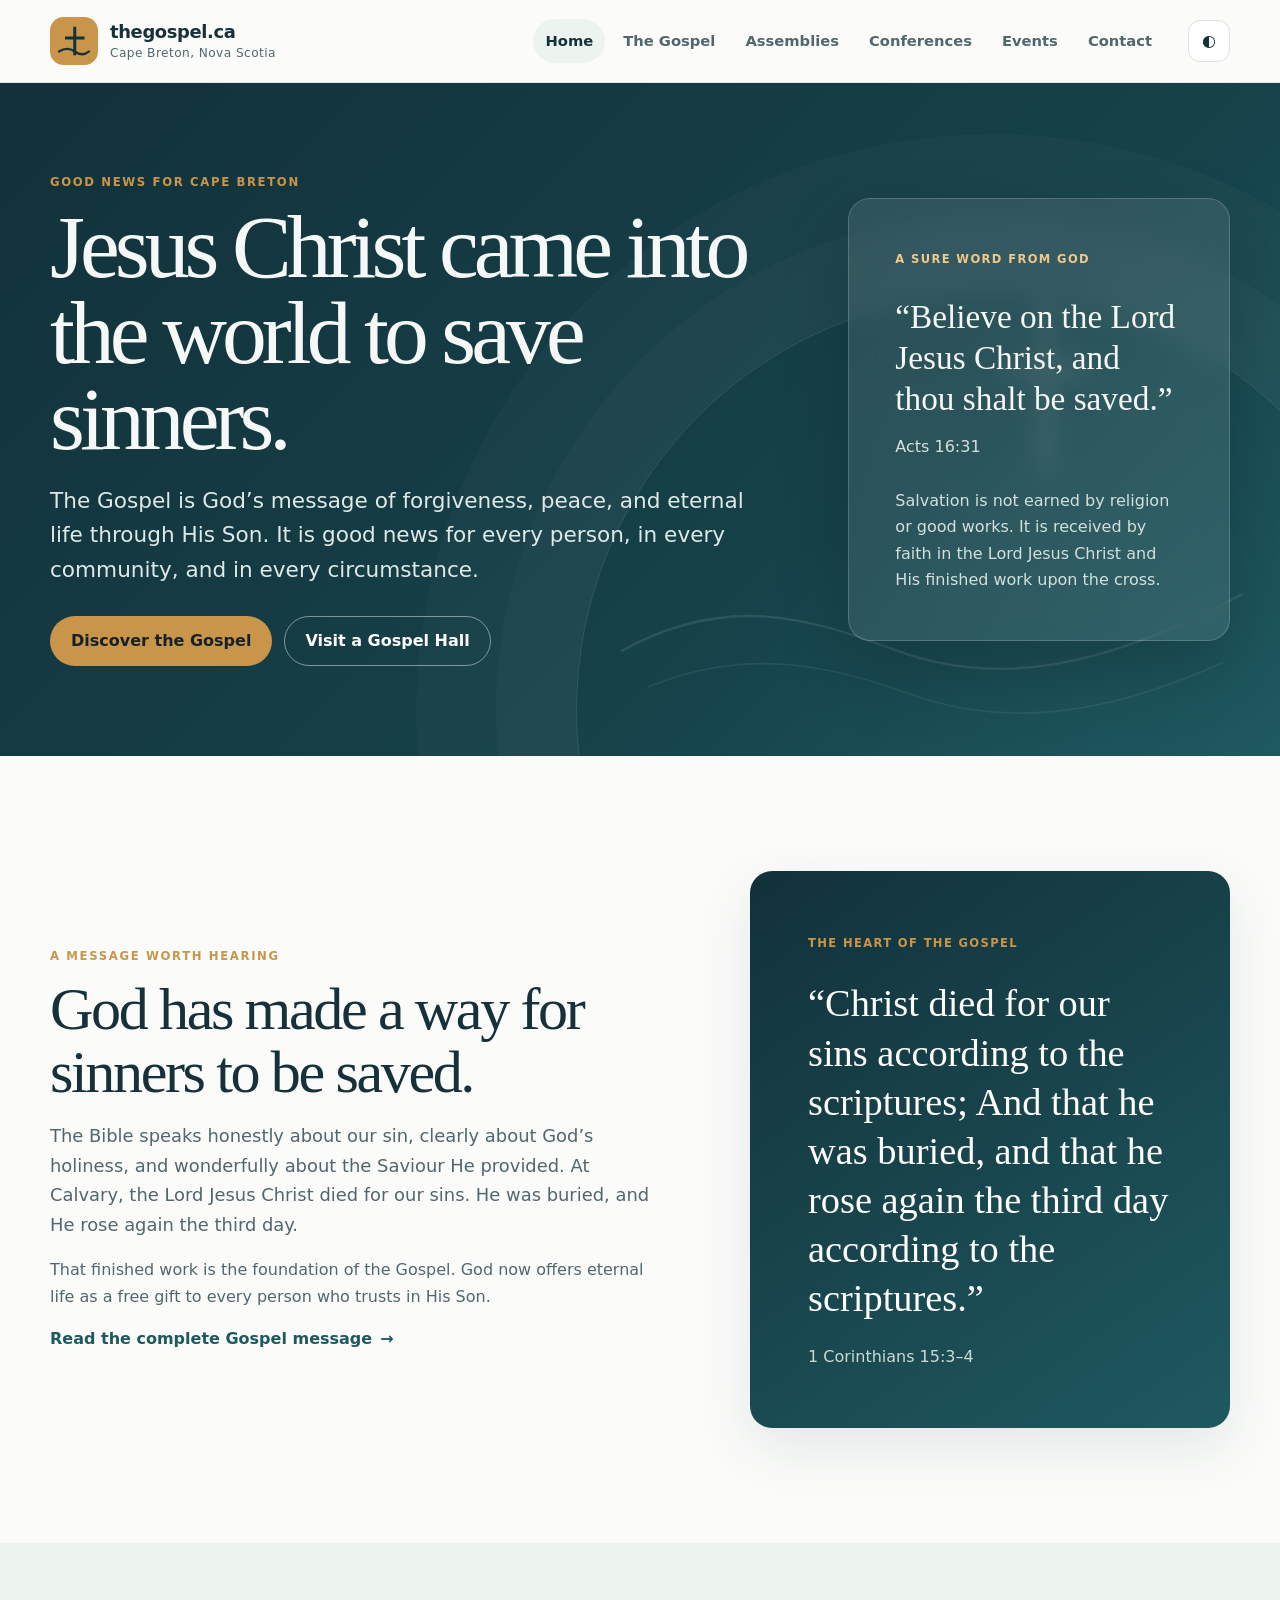
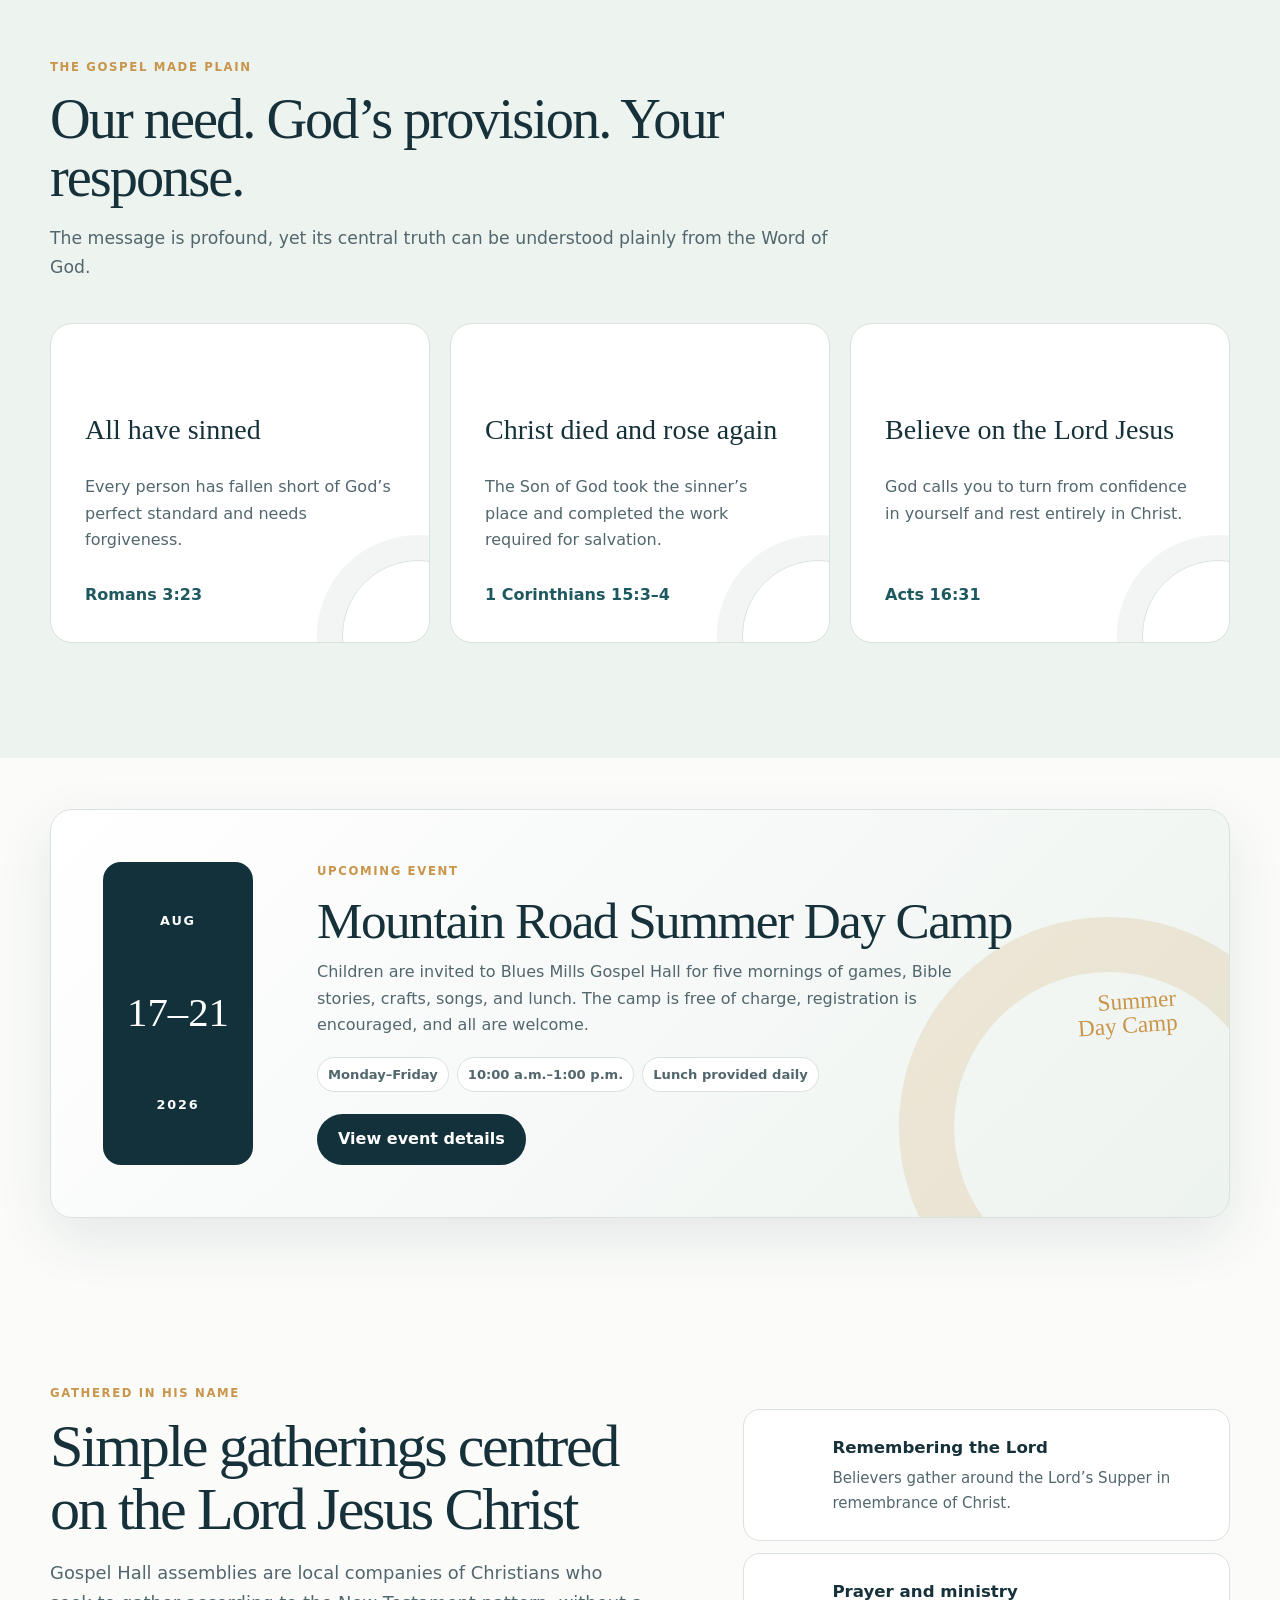
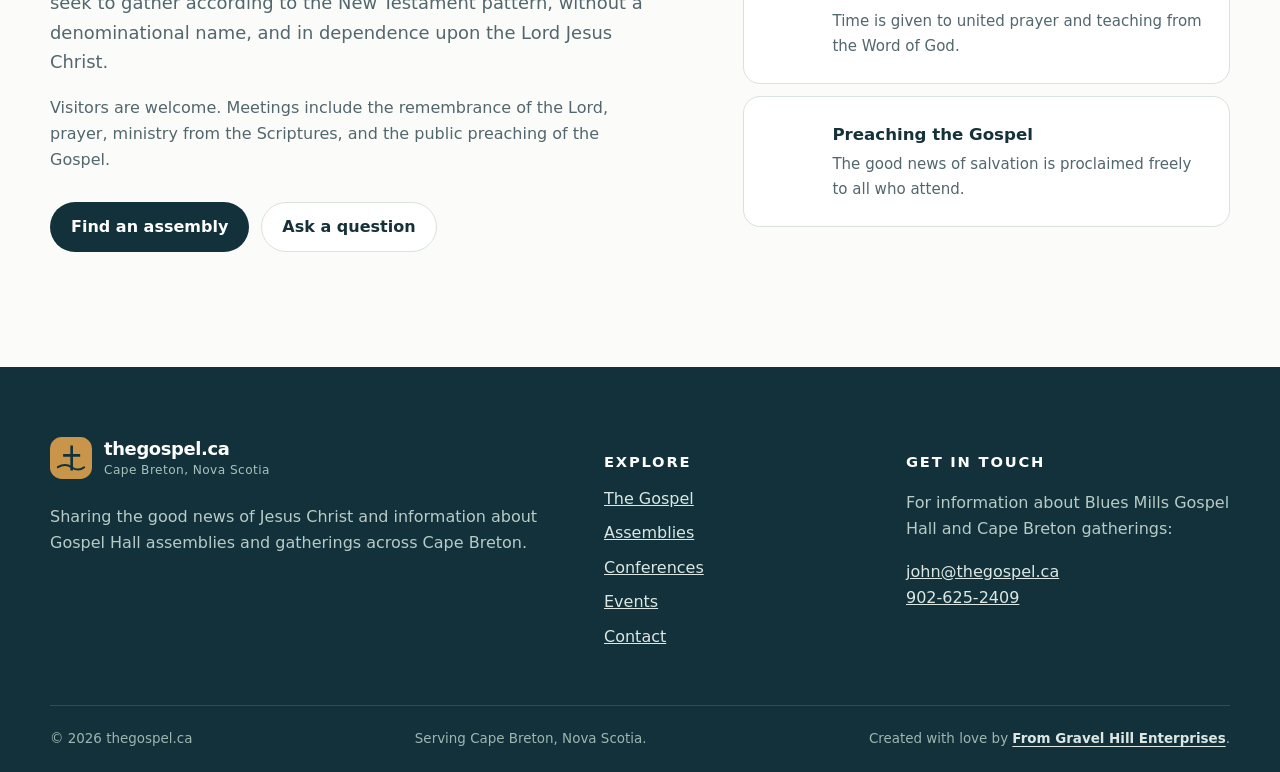
<file: index.html>
<!DOCTYPE html>

<html lang="en-CA">
<head>
<meta charset="utf-8"/>
<meta content="width=device-width, initial-scale=1" name="viewport"/>
<title>thegospel.ca | Good News for Cape Breton</title>
<meta content="The good news of Jesus Christ and Gospel Hall assemblies across Cape Breton, Nova Scotia." name="description"/>
<meta content="#12313a" name="theme-color"/>
<meta content="light dark" name="color-scheme"/>
<link href="assets/icons/favicon.svg" rel="icon" type="image/svg+xml"/>
<link href="site.webmanifest" rel="manifest"/>
<link href="assets/css/styles.css" rel="stylesheet"/>
</head>
<body>
<a class="skip-link" href="#main">Skip to main content</a>
<header class="site-header" data-header="">
<div class="shell header-inner">
<a aria-label="thegospel.ca home" class="brand" href="index.html">
<img alt="" height="48" src="assets/images/logo-mark.svg" width="48"/>
<span><strong>thegospel.ca</strong><small>Cape Breton, Nova Scotia</small></span>
</a>
<div class="header-actions">
<button aria-label="Change colour theme" class="theme-toggle" data-theme-toggle="" type="button"><span aria-hidden="true">◐</span></button>
<button aria-controls="primary-nav" aria-expanded="false" class="nav-toggle" data-nav-toggle="" type="button">
<span class="sr-only">Toggle navigation</span><span></span><span></span><span></span>
</button>
</div>
<nav aria-label="Primary" class="primary-nav" data-nav="" id="primary-nav">
<ul><li><a aria-current="page" href="index.html">Home</a></li>
<li><a href="gospel.html">The Gospel</a></li>
<li><a href="assemblies.html">Assemblies</a></li>
<li><a href="conferences.html">Conferences</a></li>
<li><a href="events.html">Events</a></li>
<li><a href="contact.html">Contact</a></li></ul>
</nav>
</div>
</header>
<main id="main">
<section class="hero home-hero">
<div aria-hidden="true" class="hero-art"><img alt="" src="assets/images/coast-and-cross.svg"/></div>
<div class="shell hero-grid">
<div class="hero-copy">
<p class="eyebrow">Good news for Cape Breton</p>
<h1>Jesus Christ came into the world to save sinners.</h1>
<p class="lead">The Gospel is God’s message of forgiveness, peace, and eternal life through His Son. It is good news for every person, in every community, and in every circumstance.</p>
<div class="button-row">
<a class="button button-primary" href="gospel.html">Discover the Gospel</a>
<a class="button button-quiet" href="assemblies.html">Visit a Gospel Hall</a>
</div>
</div>
<aside class="hero-card">
<span class="card-kicker">A sure word from God</span>
<blockquote class="hero-verse">
<p>“Believe on the Lord Jesus Christ, and thou shalt be saved.”</p>
<cite>Acts 16:31</cite>
</blockquote>
<p class="hero-card-copy">Salvation is not earned by religion or good works. It is received by faith in the Lord Jesus Christ and His finished work upon the cross.</p>
</aside>
</div>
</section>
<section class="section shell home-introduction">
<div class="home-intro-copy">
<p class="eyebrow">A message worth hearing</p>
<h2>God has made a way for sinners to be saved.</h2>
<p class="lead-small">The Bible speaks honestly about our sin, clearly about God’s holiness, and wonderfully about the Saviour He provided. At Calvary, the Lord Jesus Christ died for our sins. He was buried, and He rose again the third day.</p>
<p>That finished work is the foundation of the Gospel. God now offers eternal life as a free gift to every person who trusts in His Son.</p>
<a class="text-link" href="gospel.html">Read the complete Gospel message <span aria-hidden="true">→</span></a>
</div>
<blockquote class="statement-card">
<span class="card-kicker">The heart of the Gospel</span>
<p>“Christ died for our sins according to the scriptures; And that he was buried, and that he rose again the third day according to the scriptures.”</p>
<cite>1 Corinthians 15:3–4</cite>
</blockquote>
</section>
<section class="section section-tinted">
<div class="shell gospel-path">
<div class="section-heading gospel-path-heading">
<p class="eyebrow">The Gospel made plain</p>
<h2>Our need. God’s provision. Your response.</h2>
<p>The message is profound, yet its central truth can be understood plainly from the Word of God.</p>
</div>
<div class="gospel-path-grid">
<article class="gospel-step">
<span class="gospel-step-number"></span>
<h3>All have sinned</h3>
<p>Every person has fallen short of God’s perfect standard and needs forgiveness.</p>
<span class="verse-reference">Romans 3:23</span>
</article>
<article class="gospel-step">
<span class="gospel-step-number"></span>
<h3>Christ died and rose again</h3>
<p>The Son of God took the sinner’s place and completed the work required for salvation.</p>
<span class="verse-reference">1 Corinthians 15:3–4</span>
</article>
<article class="gospel-step">
<span class="gospel-step-number"></span>
<h3>Believe on the Lord Jesus</h3>
<p>God calls you to turn from confidence in yourself and rest entirely in Christ.</p>
<span class="verse-reference">Acts 16:31</span>
</article>
</div>
</div>
</section>

<section class="section shell home-event-feature" aria-labelledby="home-event-title">
<div class="home-event-date" aria-hidden="true">
<span>Aug</span>
<strong>17–21</strong>
<small>2026</small>
</div>
<div class="home-event-copy">
<p class="eyebrow">Upcoming event</p>
<h2 id="home-event-title">Mountain Road Summer Day Camp</h2>
<p>Children are invited to Blues Mills Gospel Hall for five mornings of games, Bible stories, crafts, songs, and lunch. The camp is free of charge, registration is encouraged, and all are welcome.</p>
<div class="home-event-meta">
<span>Monday–Friday</span>
<span>10:00 a.m.–1:00 p.m.</span>
<span>Lunch provided daily</span>
</div>
<a class="button button-secondary" href="events.html">View event details</a>
</div>
<div class="home-event-mark" aria-hidden="true">Summer<br/>Day Camp</div>
</section>
<section class="section shell gathering-feature">
<div class="gathering-copy">
<p class="eyebrow">Gathered in His name</p>
<h2>Simple gatherings centred on the Lord Jesus Christ</h2>
<p class="lead-small">Gospel Hall assemblies are local companies of Christians who seek to gather according to the New Testament pattern, without a denominational name, and in dependence upon the Lord Jesus Christ.</p>
<p>Visitors are welcome. Meetings include the remembrance of the Lord, prayer, ministry from the Scriptures, and the public preaching of the Gospel.</p>
<div class="button-row">
<a class="button button-secondary" href="assemblies.html">Find an assembly</a>
<a class="button button-outline" href="contact.html">Ask a question</a>
</div>
</div>
<div aria-label="What happens at Gospel Hall gatherings" class="gathering-rhythm">
<div><span></span><strong>Remembering the Lord</strong><p>Believers gather around the Lord’s Supper in remembrance of Christ.</p></div>
<div><span></span><strong>Prayer and ministry</strong><p>Time is given to united prayer and teaching from the Word of God.</p></div>
<div><span></span><strong>Preaching the Gospel</strong><p>The good news of salvation is proclaimed freely to all who attend.</p></div>
</div>
</section>

</main>
<footer class="site-footer">
<div class="shell footer-grid">
<div>
<a class="footer-brand" href="index.html">
<img alt="" height="42" src="assets/images/logo-mark.svg" width="42"/>
<span><strong>thegospel.ca</strong><small>Cape Breton, Nova Scotia</small></span>
</a>
<p>Sharing the good news of Jesus Christ and information about Gospel Hall assemblies and gatherings across Cape Breton.</p>
</div>
<div>
<h2>Explore</h2>
<ul class="footer-links">
<li><a href="gospel.html">The Gospel</a></li>
<li><a href="assemblies.html">Assemblies</a></li>
<li><a href="conferences.html">Conferences</a></li>
<li><a href="events.html">Events</a></li>
<li><a href="contact.html">Contact</a></li>
</ul>
</div>
<div>
<h2>Get in touch</h2>
<p>For information about Blues Mills Gospel Hall and Cape Breton gatherings:</p>
<p><a href="mailto:john@thegospel.ca">john@thegospel.ca</a><br/><a href="tel:+19026252409">902-625-2409</a></p>
</div>
</div>
<div class="shell footer-bottom">
<span>© <span data-year=""></span> thegospel.ca</span>
<span>Serving Cape Breton, Nova Scotia.</span>
<span class="site-credit">Created with love by <a href="https://fromgravelhill.ca/">From Gravel Hill Enterprises</a>.</span>
</div>
</footer>
<script defer="" src="assets/js/site.js"></script>
</body>
</html>
</file>
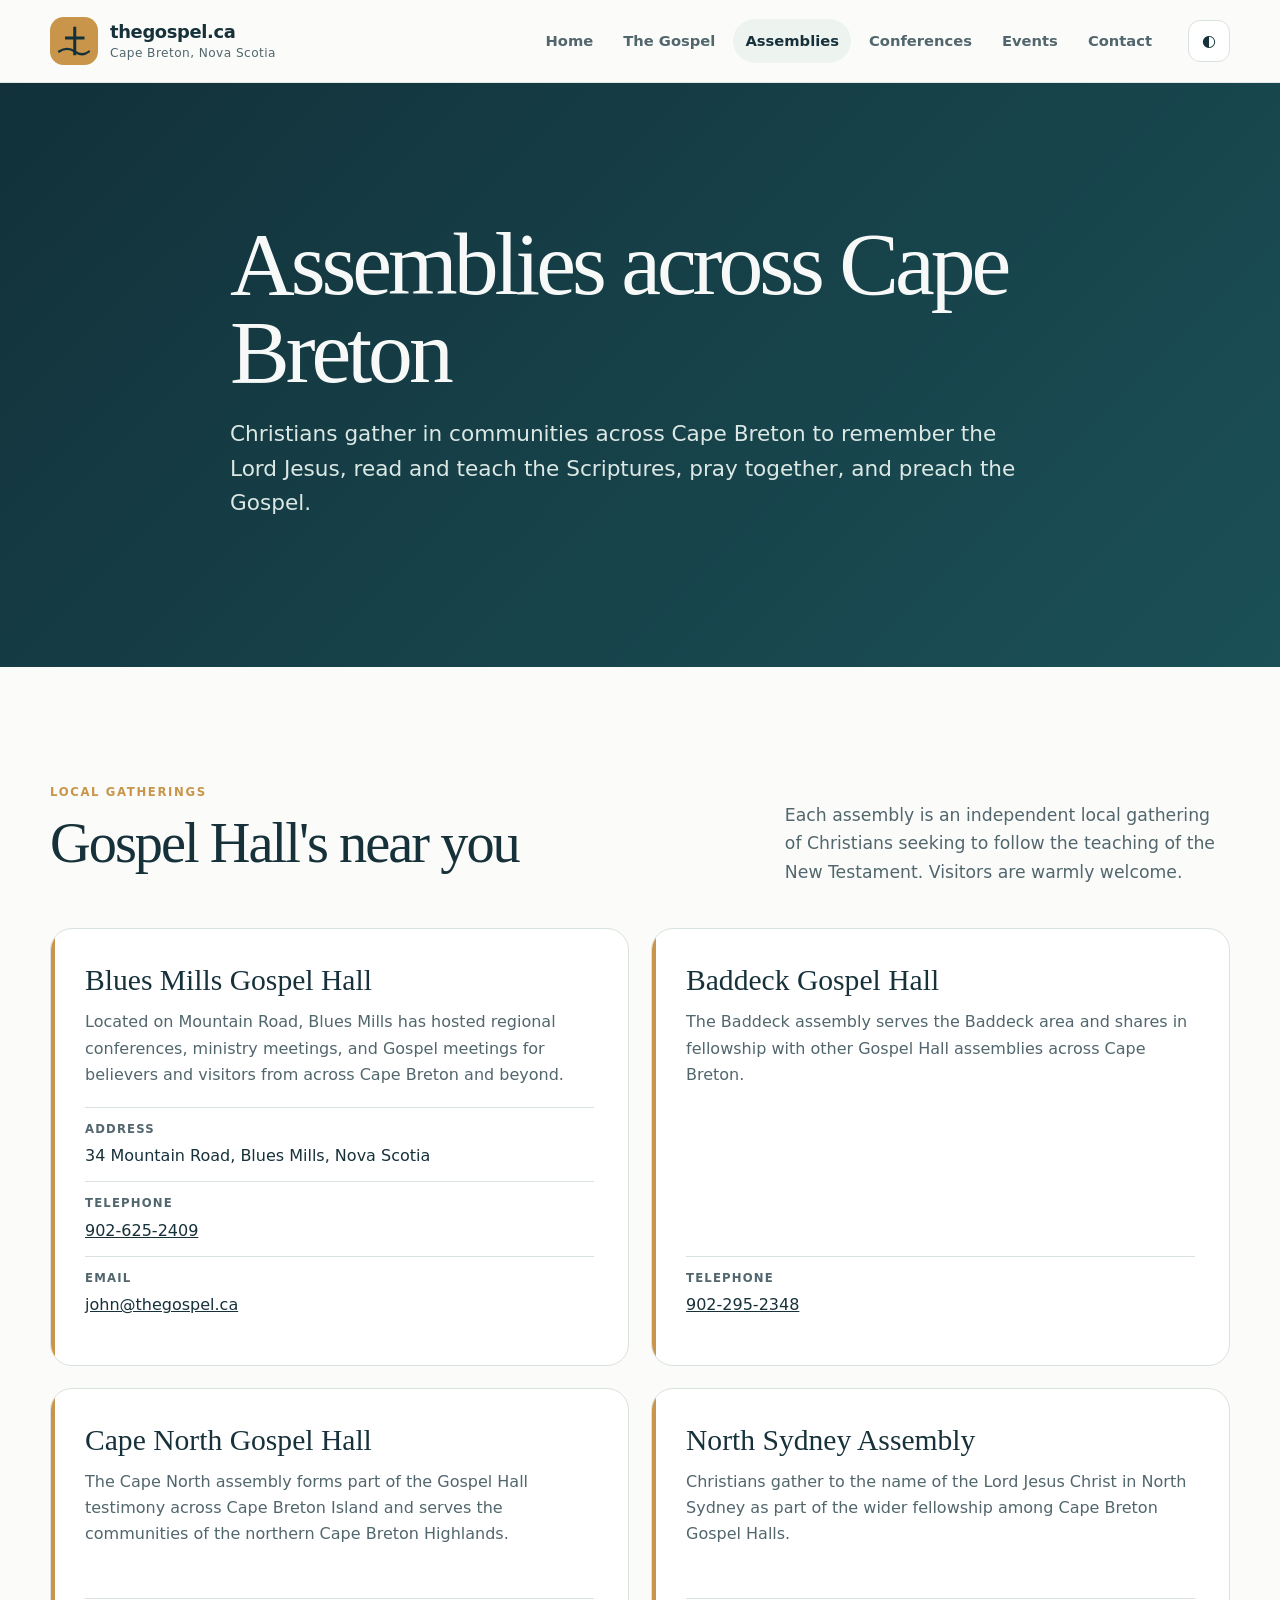
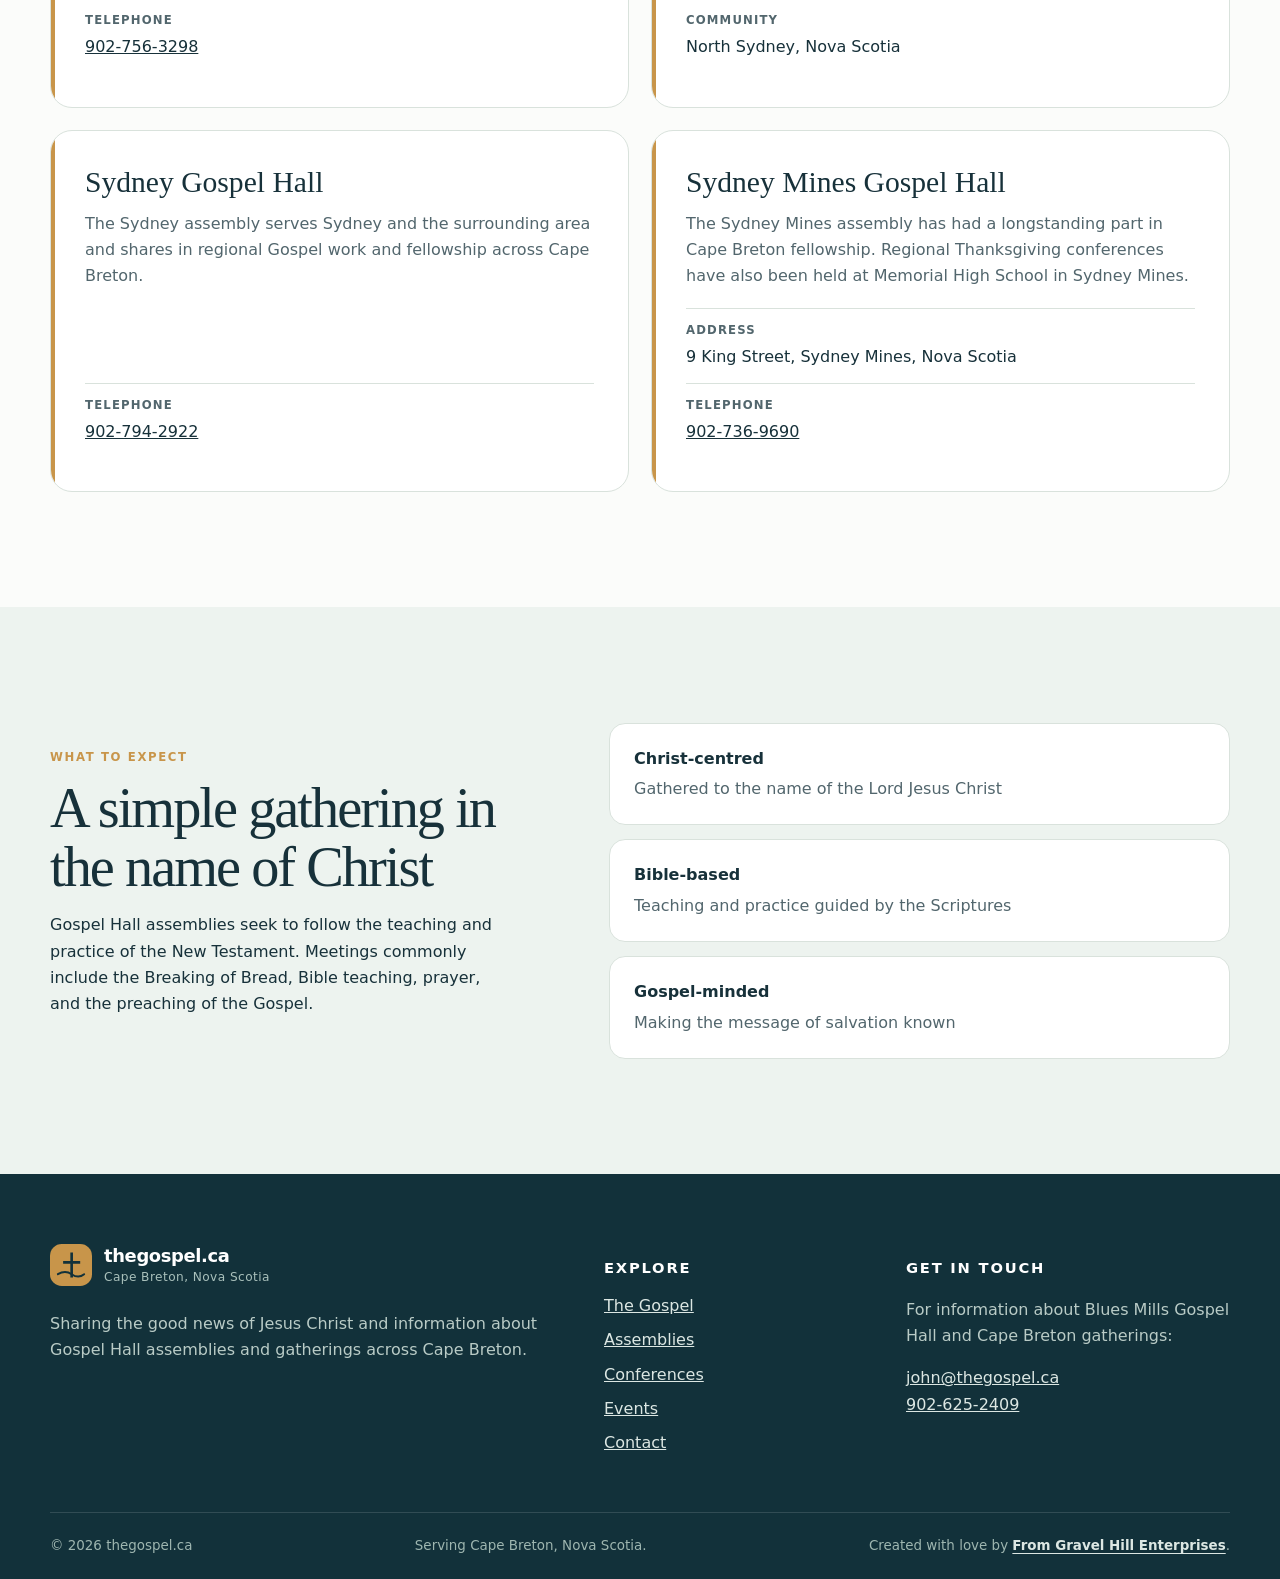
<file: assemblies.html>
<!DOCTYPE html>

<html lang="en-CA">
<head>
<meta charset="utf-8"/>
<meta content="width=device-width, initial-scale=1" name="viewport"/>
<title>Assemblies | thegospel.ca</title>
<meta content="Gospel Hall assemblies across Cape Breton, Nova Scotia." name="description"/>
<meta content="#12313a" name="theme-color"/>
<meta content="light dark" name="color-scheme"/>
<link href="assets/icons/favicon.svg" rel="icon" type="image/svg+xml"/>
<link href="site.webmanifest" rel="manifest"/>
<link href="assets/css/styles.css" rel="stylesheet"/>
</head>
<body>
<a class="skip-link" href="#main">Skip to main content</a>
<header class="site-header" data-header="">
<div class="shell header-inner">
<a aria-label="thegospel.ca home" class="brand" href="index.html">
<img alt="" height="48" src="assets/images/logo-mark.svg" width="48"/>
<span><strong>thegospel.ca</strong><small>Cape Breton, Nova Scotia</small></span>
</a>
<div class="header-actions">
<button aria-label="Change colour theme" class="theme-toggle" data-theme-toggle="" type="button">
<span aria-hidden="true">◐</span>
</button>
<button aria-controls="primary-nav" aria-expanded="false" class="nav-toggle" data-nav-toggle="" type="button">
<span class="sr-only">Toggle navigation</span>
<span></span><span></span><span></span>
</button>
</div>
<nav aria-label="Primary" class="primary-nav" data-nav="" id="primary-nav">
<ul><li><a href="index.html">Home</a></li>
<li><a href="gospel.html">The Gospel</a></li>
<li><a aria-current="page" href="assemblies.html">Assemblies</a></li>
<li><a href="conferences.html">Conferences</a></li>
<li><a href="events.html">Events</a></li>
<li><a href="contact.html">Contact</a></li></ul>
</nav>
</div>
</header>
<main id="main">
<section class="page-hero compact-hero">
<div class="shell narrow">
<p class="eyebrow"></p>
<h1>Assemblies across Cape Breton</h1>
<p class="lead">Christians gather in communities across Cape Breton to remember the Lord Jesus, read and teach the Scriptures, pray together, and preach the Gospel.</p>
</div>
</section>
<section class="section shell">
<div class="section-heading split-heading assembly-heading">
<div>
<p class="eyebrow">Local gatherings</p>
<h2>Gospel Hall's near you</h2>
</div>
<p>Each assembly is an independent local gathering of Christians seeking to follow the teaching of the New Testament. Visitors are warmly welcome.</p>
</div>
<div class="assembly-grid">
<article class="assembly-card">
<h2>Blues Mills Gospel Hall</h2>
<p>Located on Mountain Road, Blues Mills has hosted regional conferences, ministry meetings, and Gospel meetings for believers and visitors from across Cape Breton and beyond.</p>
<dl class="mini-details">
<div><dt>Address</dt><dd>34 Mountain Road, Blues Mills, Nova Scotia</dd></div>
<div><dt>Telephone</dt><dd><a href="tel:+19026252409">902-625-2409</a></dd></div>
<div><dt>Email</dt><dd><a href="mailto:john@thegospel.ca">john@thegospel.ca</a></dd></div>
</dl>
</article>
<article class="assembly-card">
<h2>Baddeck Gospel Hall</h2>
<p>The Baddeck assembly serves the Baddeck area and shares in fellowship with other Gospel Hall assemblies across Cape Breton.</p>
<dl class="mini-details">
<div><dt>Telephone</dt><dd><a href="tel:+19022952348">902-295-2348</a></dd></div>
</dl>
</article>
<article class="assembly-card">
<h2>Cape North Gospel Hall</h2>
<p>The Cape North assembly forms part of the Gospel Hall testimony across Cape Breton Island and serves the communities of the northern Cape Breton Highlands.</p>
<dl class="mini-details">
<div><dt>Telephone</dt><dd><a href="tel:+19027563298">902-756-3298</a></dd></div>
</dl>
</article>
<article class="assembly-card">
<h2>North Sydney Assembly</h2>
<p>Christians gather to the name of the Lord Jesus Christ in North Sydney as part of the wider fellowship among Cape Breton Gospel Halls.</p>
<dl class="mini-details">
<div><dt>Community</dt><dd>North Sydney, Nova Scotia</dd></div>
</dl>
</article>
<article class="assembly-card">
<h2>Sydney Gospel Hall</h2>
<p>The Sydney assembly serves Sydney and the surrounding area and shares in regional Gospel work and fellowship across Cape Breton.</p>
<dl class="mini-details">
<div><dt>Telephone</dt><dd><a href="tel:+19027942922">902-794-2922</a></dd></div>
</dl>
</article>
<article class="assembly-card">
<h2>Sydney Mines Gospel Hall</h2>
<p>The Sydney Mines assembly has had a longstanding part in Cape Breton fellowship. Regional Thanksgiving conferences have also been held at Memorial High School in Sydney Mines.</p>
<dl class="mini-details">
<div><dt>Address</dt><dd>9 King Street, Sydney Mines, Nova Scotia</dd></div>
<div><dt>Telephone</dt><dd><a href="tel:+19027369690">902-736-9690</a></dd></div>
</dl>
</article>
</div>
</section>
<section class="section section-tinted">
<div class="shell two-column-feature">
<div>
<p class="eyebrow">What to expect</p>
<h2>A simple gathering in the name of Christ</h2>
<p>Gospel Hall assemblies seek to follow the teaching and practice of the New Testament. Meetings commonly include the Breaking of Bread, Bible teaching, prayer, and the preaching of the Gospel.</p>
</div>
<div class="principle-list">
<div><strong>Christ-centred</strong><span>Gathered to the name of the Lord Jesus Christ</span></div>
<div><strong>Bible-based</strong><span>Teaching and practice guided by the Scriptures</span></div>
<div><strong>Gospel-minded</strong><span>Making the message of salvation known</span></div>
</div>
</div>
</section>
</main>
<footer class="site-footer">
<div class="shell footer-grid">
<div>
<a class="footer-brand" href="index.html">
<img alt="" height="42" src="assets/images/logo-mark.svg" width="42"/>
<span><strong>thegospel.ca</strong><small>Cape Breton, Nova Scotia</small></span>
</a>
<p>Sharing the good news of Jesus Christ and information about Gospel Hall assemblies and gatherings across Cape Breton.</p>
</div>
<div>
<h2>Explore</h2>
<ul class="footer-links">
<li><a href="gospel.html">The Gospel</a></li>
<li><a href="assemblies.html">Assemblies</a></li>
<li><a href="conferences.html">Conferences</a></li>
<li><a href="events.html">Events</a></li>
<li><a href="contact.html">Contact</a></li>
</ul>
</div>
<div>
<h2>Get in touch</h2>
<p>For information about Blues Mills Gospel Hall and Cape Breton gatherings:</p>
<p><a href="mailto:john@thegospel.ca">john@thegospel.ca</a><br/><a href="tel:+19026252409">902-625-2409</a></p>
</div>
</div>
<div class="shell footer-bottom">
<span>© <span data-year=""></span> thegospel.ca</span>
<span>Serving Cape Breton, Nova Scotia.</span>
<span class="site-credit">Created with love by <a href="https://fromgravelhill.ca/">From Gravel Hill Enterprises</a>.</span>
</div>
</footer>
<script defer="" src="assets/js/site.js"></script>
</body>
</html>
</file>
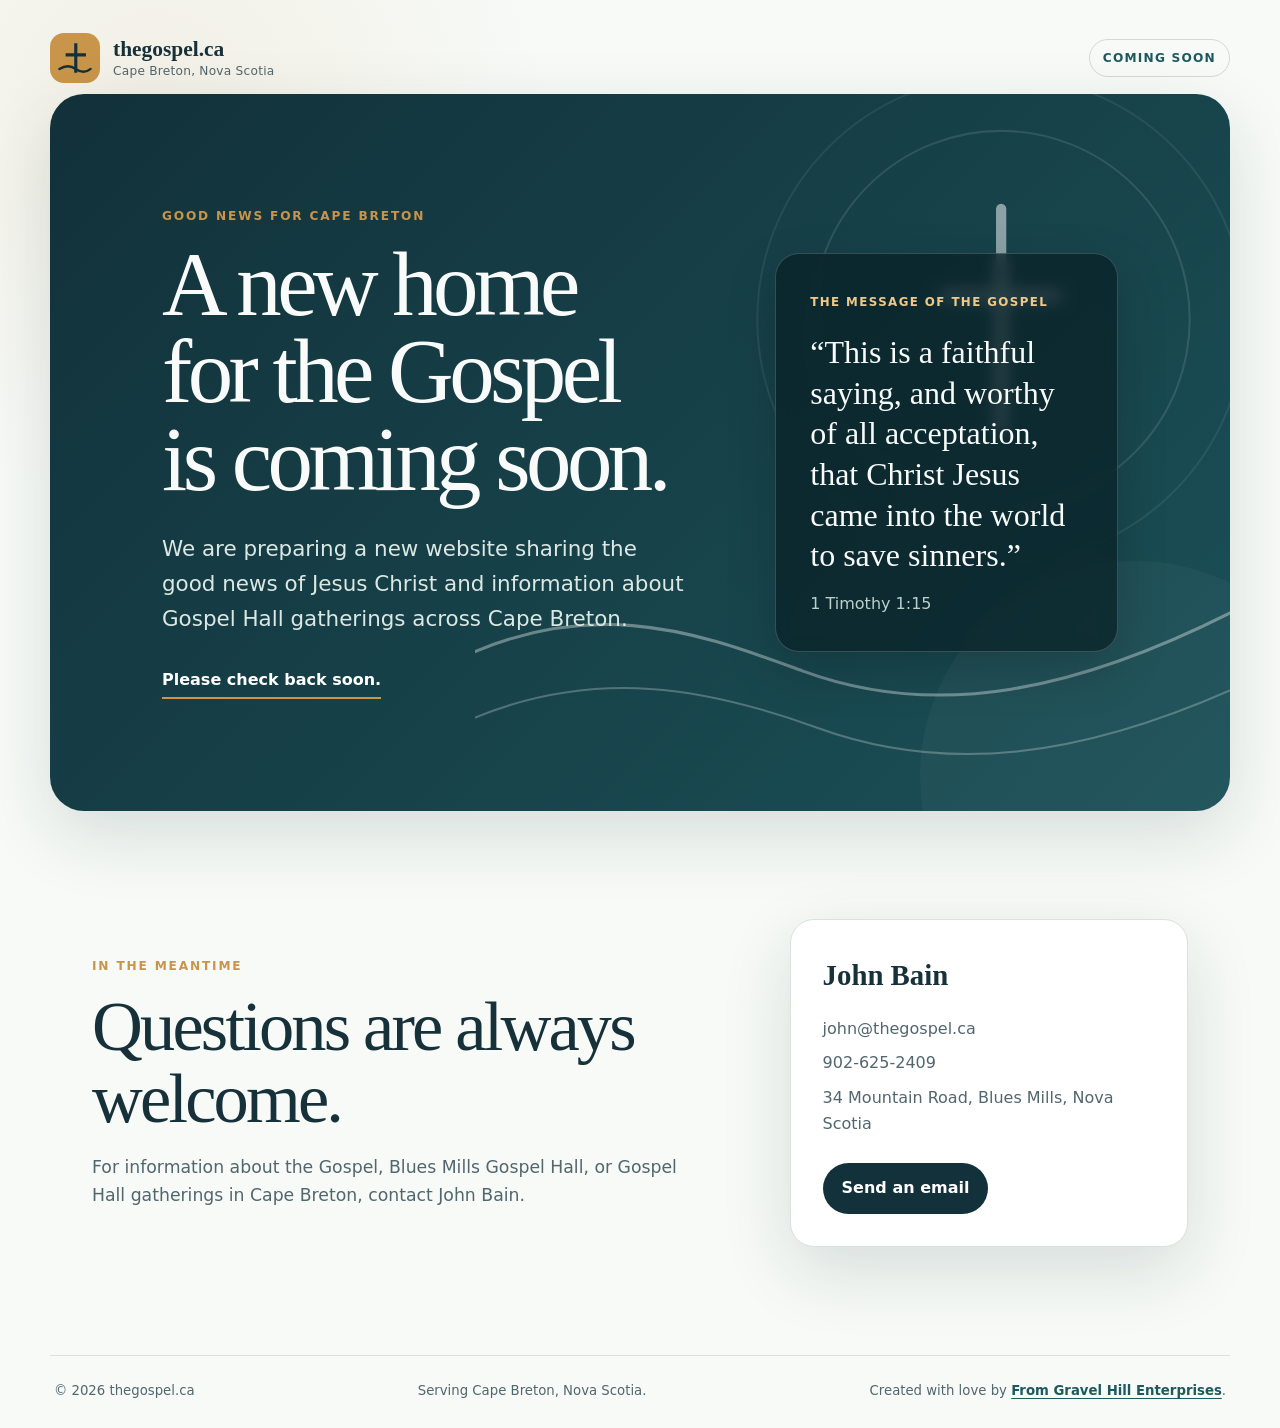
<file: coming-soon.html>
<!DOCTYPE html>
<html lang="en-CA">
<head>
  <meta charset="utf-8">
  <meta name="viewport" content="width=device-width, initial-scale=1">
  <title>Coming Soon | thegospel.ca</title>
  <meta name="description" content="Sharing the good news of Jesus Christ and information about Gospel Hall gatherings across Cape Breton">
  <meta name="theme-color" content="#12313a">
  <meta name="color-scheme" content="light">
  <link rel="icon" type="image/svg+xml" href="data:image/svg+xml,%3Csvg xmlns='http://www.w3.org/2000/svg' viewBox='0 0 64 64'%3E%3Crect width='64' height='64' rx='18' fill='%23c8954a'/%3E%3Cpath d='M31 13h4v13h11v4H35v21h-4V30H20v-4h11z' fill='%2312313a'/%3E%3Cpath d='M12 46c8-5 14-5 21 0 7 5 13 5 19 0' fill='none' stroke='%2312313a' stroke-width='3' stroke-linecap='round'/%3E%3C/svg%3E">
  <style>
    :root {
      --ink: #17313a;
      --ink-soft: #52666d;
      --paper: #f7faf7;
      --surface: #ffffff;
      --line: #d9e2dc;
      --brand: #12313a;
      --brand-2: #1f5960;
      --accent: #c8954a;
      --shadow: 0 24px 70px rgba(18, 49, 58, .14);
      --radius: 24px;
      --max: 1180px;
    }

    * { box-sizing: border-box; }
    html { color-scheme: light; }

    body {
      margin: 0;
      min-width: 320px;
      background:
        radial-gradient(circle at 12% 8%, rgba(200, 149, 74, .10), transparent 25rem),
        var(--paper);
      color: var(--ink);
      font-family: Inter, ui-sans-serif, system-ui, -apple-system, BlinkMacSystemFont, "Segoe UI", sans-serif;
      line-height: 1.65;
    }

    a { color: inherit; }

    .skip-link {
      position: fixed;
      top: 12px;
      left: 12px;
      z-index: 20;
      padding: 10px 14px;
      border-radius: 10px;
      background: #fff;
      color: var(--brand);
      font-weight: 800;
      transform: translateY(-180%);
    }

    .skip-link:focus { transform: translateY(0); }

    .page-shell {
      width: min(calc(100% - 32px), var(--max));
      margin: 0 auto;
      padding: 22px 0;
    }

    .site-header {
      min-height: 72px;
      display: flex;
      align-items: center;
      justify-content: space-between;
      gap: 20px;
    }

    .brand {
      display: inline-flex;
      align-items: center;
      gap: 13px;
      text-decoration: none;
    }

    .brand-mark {
      width: 50px;
      height: 50px;
      flex: 0 0 auto;
    }

    .brand span { display: grid; line-height: 1.15; }
    .brand strong {
      font-family: Georgia, "Times New Roman", serif;
      font-size: 1.34rem;
      font-weight: 600;
    }
    .brand small {
      margin-top: 4px;
      color: var(--ink-soft);
      font-size: .76rem;
      letter-spacing: .02em;
    }

    .status {
      padding: 8px 13px;
      border: 1px solid rgba(18, 49, 58, .16);
      border-radius: 999px;
      color: var(--brand-2);
      font-size: .76rem;
      font-weight: 850;
      letter-spacing: .1em;
      text-transform: uppercase;
    }

    .hero {
      position: relative;
      min-height: 620px;
      display: grid;
      grid-template-columns: minmax(0, 1.1fr) minmax(330px, .72fr);
      align-items: center;
      gap: clamp(44px, 7vw, 92px);
      padding: clamp(62px, 9vw, 112px);
      overflow: hidden;
      border-radius: 34px;
      background: linear-gradient(135deg, var(--brand), #1b5057);
      color: #f8fbf9;
      box-shadow: var(--shadow);
    }

    .hero::after {
      content: "";
      position: absolute;
      inset: auto -120px -180px auto;
      width: 430px;
      aspect-ratio: 1;
      border-radius: 50%;
      background: rgba(255, 255, 255, .035);
    }

    .hero-art {
      position: absolute;
      inset: 0 0 0 auto;
      width: min(64%, 760px);
      height: 100%;
      opacity: .72;
      pointer-events: none;
    }

    .hero-art svg {
      width: 100%;
      height: 100%;
      display: block;
    }

    .hero-content,
    .verse-card { position: relative; z-index: 2; }

    .eyebrow {
      margin: 0 0 15px;
      color: var(--accent);
      font-size: .76rem;
      font-weight: 900;
      letter-spacing: .15em;
      text-transform: uppercase;
    }

    .hero h1 {
      max-width: 760px;
      margin: 0;
      font-family: Georgia, "Times New Roman", serif;
      font-size: clamp(3rem, 7.1vw, 6.7rem);
      font-weight: 500;
      letter-spacing: -.05em;
      line-height: .96;
    }

    .lead {
      max-width: 680px;
      margin: 28px 0 0;
      color: #dbe8e4;
      font-size: clamp(1.08rem, 1.8vw, 1.34rem);
    }

    .return-note {
      display: inline-flex;
      margin: 30px 0 0;
      padding-bottom: 4px;
      border-bottom: 2px solid var(--accent);
      color: #fff;
      font-weight: 800;
    }

    .verse-card {
      margin: 0;
      padding: 34px;
      border: 1px solid rgba(255, 255, 255, .18);
      border-radius: var(--radius);
      background: rgba(8, 31, 36, .70);
      box-shadow: 0 18px 50px rgba(0, 0, 0, .19);
      backdrop-filter: blur(8px);
    }

    .verse-card span {
      color: #efc98b;
      font-size: .74rem;
      font-weight: 900;
      letter-spacing: .12em;
      text-transform: uppercase;
    }

    .verse-card p {
      margin: 18px 0 15px;
      font-family: Georgia, "Times New Roman", serif;
      font-size: clamp(1.5rem, 2.5vw, 2.08rem);
      line-height: 1.27;
    }

    .verse-card cite { color: #bcd0cb; font-style: normal; }

    .contact-panel {
      display: grid;
      grid-template-columns: minmax(0, 1.2fr) minmax(320px, .8fr);
      align-items: center;
      gap: clamp(46px, 8vw, 100px);
      padding: clamp(64px, 9vw, 108px) clamp(10px, 4vw, 42px);
    }

    .contact-panel h2 {
      margin: 0 0 18px;
      font-family: Georgia, "Times New Roman", serif;
      font-size: clamp(2.35rem, 5.5vw, 4.6rem);
      font-weight: 500;
      letter-spacing: -.04em;
      line-height: 1.02;
    }

    .contact-panel > div:first-child > p:last-child {
      max-width: 700px;
      margin-bottom: 0;
      color: var(--ink-soft);
      font-size: 1.08rem;
    }

    .contact-details {
      display: grid;
      gap: 8px;
      padding: 32px;
      border: 1px solid var(--line);
      border-radius: var(--radius);
      background: var(--surface);
      box-shadow: var(--shadow);
    }

    .contact-details > a:not(.button),
    .contact-details > span:not(.contact-name) {
      color: var(--ink-soft);
      text-decoration: none;
    }

    .contact-details > a:not(.button):hover {
      color: var(--brand-2);
      text-decoration: underline;
    }

    .contact-name {
      margin-bottom: 8px;
      font-family: Georgia, "Times New Roman", serif;
      font-size: 1.8rem;
      font-weight: 600;
    }

    .button {
      justify-self: start;
      margin-top: 18px;
      padding: 12px 19px;
      border-radius: 999px;
      background: var(--brand);
      color: #fff;
      font-weight: 850;
      text-decoration: none;
      transition: transform .18s ease, background .18s ease;
    }

    .button:hover { background: var(--brand-2); transform: translateY(-2px); }

    .site-footer {
      display: flex;
      flex-wrap: wrap;
      justify-content: space-between;
      gap: 10px 24px;
      padding: 24px 4px 4px;
      border-top: 1px solid var(--line);
      color: var(--ink-soft);
      font-size: .83rem;
    }

    .site-footer a {
      color: var(--brand-2);
      font-weight: 750;
      text-underline-offset: 3px;
    }

    @media (max-width: 880px) {
      .hero {
        grid-template-columns: 1fr;
        min-height: auto;
        padding: clamp(54px, 10vw, 82px) clamp(28px, 7vw, 60px);
      }
      .hero-art { width: 100%; opacity: .38; }
      .verse-card { max-width: 620px; }
      .contact-panel { grid-template-columns: 1fr; }
    }

    @media (max-width: 560px) {
      .page-shell {
        width: min(calc(100% - 20px), var(--max));
        padding-top: 12px;
      }
      .site-header { min-height: 64px; }
      .brand small { display: none; }
      .status { padding: 7px 10px; font-size: .67rem; }
      .hero { border-radius: 24px; }
      .hero h1 { font-size: clamp(2.75rem, 15vw, 4.35rem); }
      .verse-card, .contact-details { padding: 25px; }
      .contact-panel { padding-inline: 8px; }
      .site-footer { flex-direction: column; }
    }

    @media (prefers-reduced-motion: reduce) {
      * { scroll-behavior: auto !important; transition: none !important; }
    }
  </style>
</head>
<body>
  <a class="skip-link" href="#main">Skip to main content</a>

  <div class="page-shell">
    <header class="site-header">
      <a class="brand" href="#main" aria-label="thegospel.ca home">
        <svg class="brand-mark" viewBox="0 0 64 64" role="img" aria-labelledby="brand-title">
          <title id="brand-title">Cross above the sea</title>
          <rect width="64" height="64" rx="18" fill="#c8954a"/>
          <path d="M31 13h4v13h11v4H35v21h-4V30H20v-4h11z" fill="#12313a"/>
          <path d="M12 46c8-5 14-5 21 0 7 5 13 5 19 0" fill="none" stroke="#12313a" stroke-width="3" stroke-linecap="round"/>
        </svg>
        <span>
          <strong>thegospel.ca</strong>
          <small>Cape Breton, Nova Scotia</small>
        </span>
      </a>
      <span class="status">Coming soon</span>
    </header>

    <main id="main">
      <section class="hero">
        <div class="hero-art" aria-hidden="true">
          <svg viewBox="0 0 900 700" preserveAspectRatio="xMidYMid slice">
            <g fill="none" stroke="#fff" stroke-linecap="round">
              <path d="M43 563c147-82 264-34 358 0 127 47 267 25 449-73" stroke-width="3" opacity=".5"/>
              <path d="M78 610c122-51 231-30 336 8 128 47 259 29 411-39" stroke-width="2" opacity=".35"/>
              <path d="M595 112v215M540 197h110" stroke-width="10" opacity=".7"/>
              <circle cx="595" cy="220" r="184" stroke-width="2" opacity=".16"/>
              <circle cx="595" cy="220" r="238" stroke-width="2" opacity=".1"/>
            </g>
          </svg>
        </div>

        <div class="hero-content">
          <p class="eyebrow">Good news for Cape Breton</p>
          <h1>A new home for the Gospel is coming soon.</h1>
          <p class="lead">We are preparing a new website sharing the good news of Jesus Christ and information about Gospel Hall gatherings across Cape Breton.</p>
          <p class="return-note">Please check back soon.</p>
        </div>

        <blockquote class="verse-card">
          <span>The message of the Gospel</span>
          <p>“This is a faithful saying, and worthy of all acceptation, that Christ Jesus came into the world to save sinners.”</p>
          <cite>1 Timothy 1:15</cite>
        </blockquote>
      </section>

      <section class="contact-panel" aria-labelledby="contact-heading">
        <div>
          <p class="eyebrow">In the meantime</p>
          <h2 id="contact-heading">Questions are always welcome.</h2>
          <p>For information about the Gospel, Blues Mills Gospel Hall, or Gospel Hall gatherings in Cape Breton, contact John Bain.</p>
        </div>

        <div class="contact-details">
          <span class="contact-name">John Bain</span>
          <a href="mailto:john@thegospel.ca">john@thegospel.ca</a>
          <a href="tel:+19026252409">902-625-2409</a>
          <span>34 Mountain Road, Blues Mills, Nova Scotia</span>
          <a class="button" href="mailto:john@thegospel.ca">Send an email</a>
        </div>
      </section>
    </main>

    <footer class="site-footer">
      <span>© <span id="year">2026</span> thegospel.ca</span>
      <span>Serving Cape Breton, Nova Scotia.</span>
      <span>Created with love by <a href="https://fromgravelhill.ca/">From Gravel Hill Enterprises</a>.</span>
    </footer>
  </div>

  <script>
    document.getElementById('year').textContent = new Date().getFullYear();
  </script>
</body>
</html>
</file>
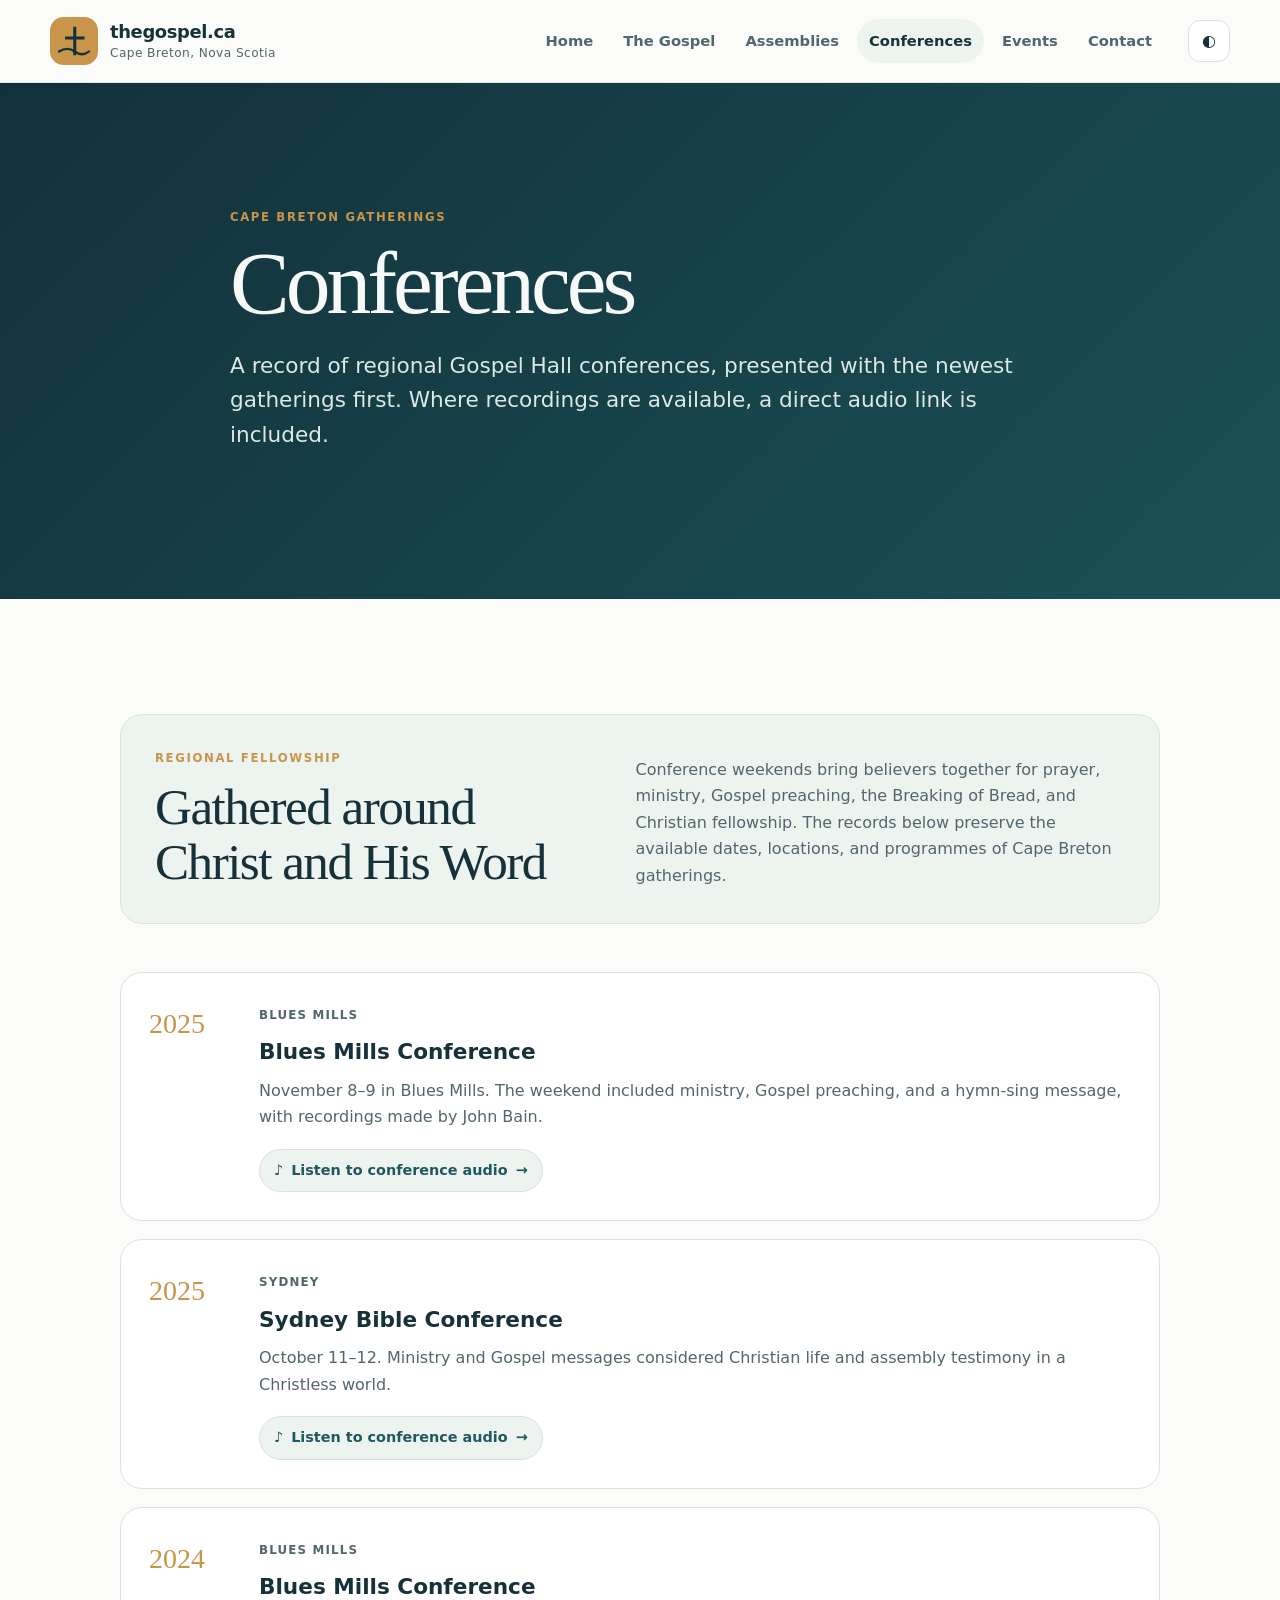
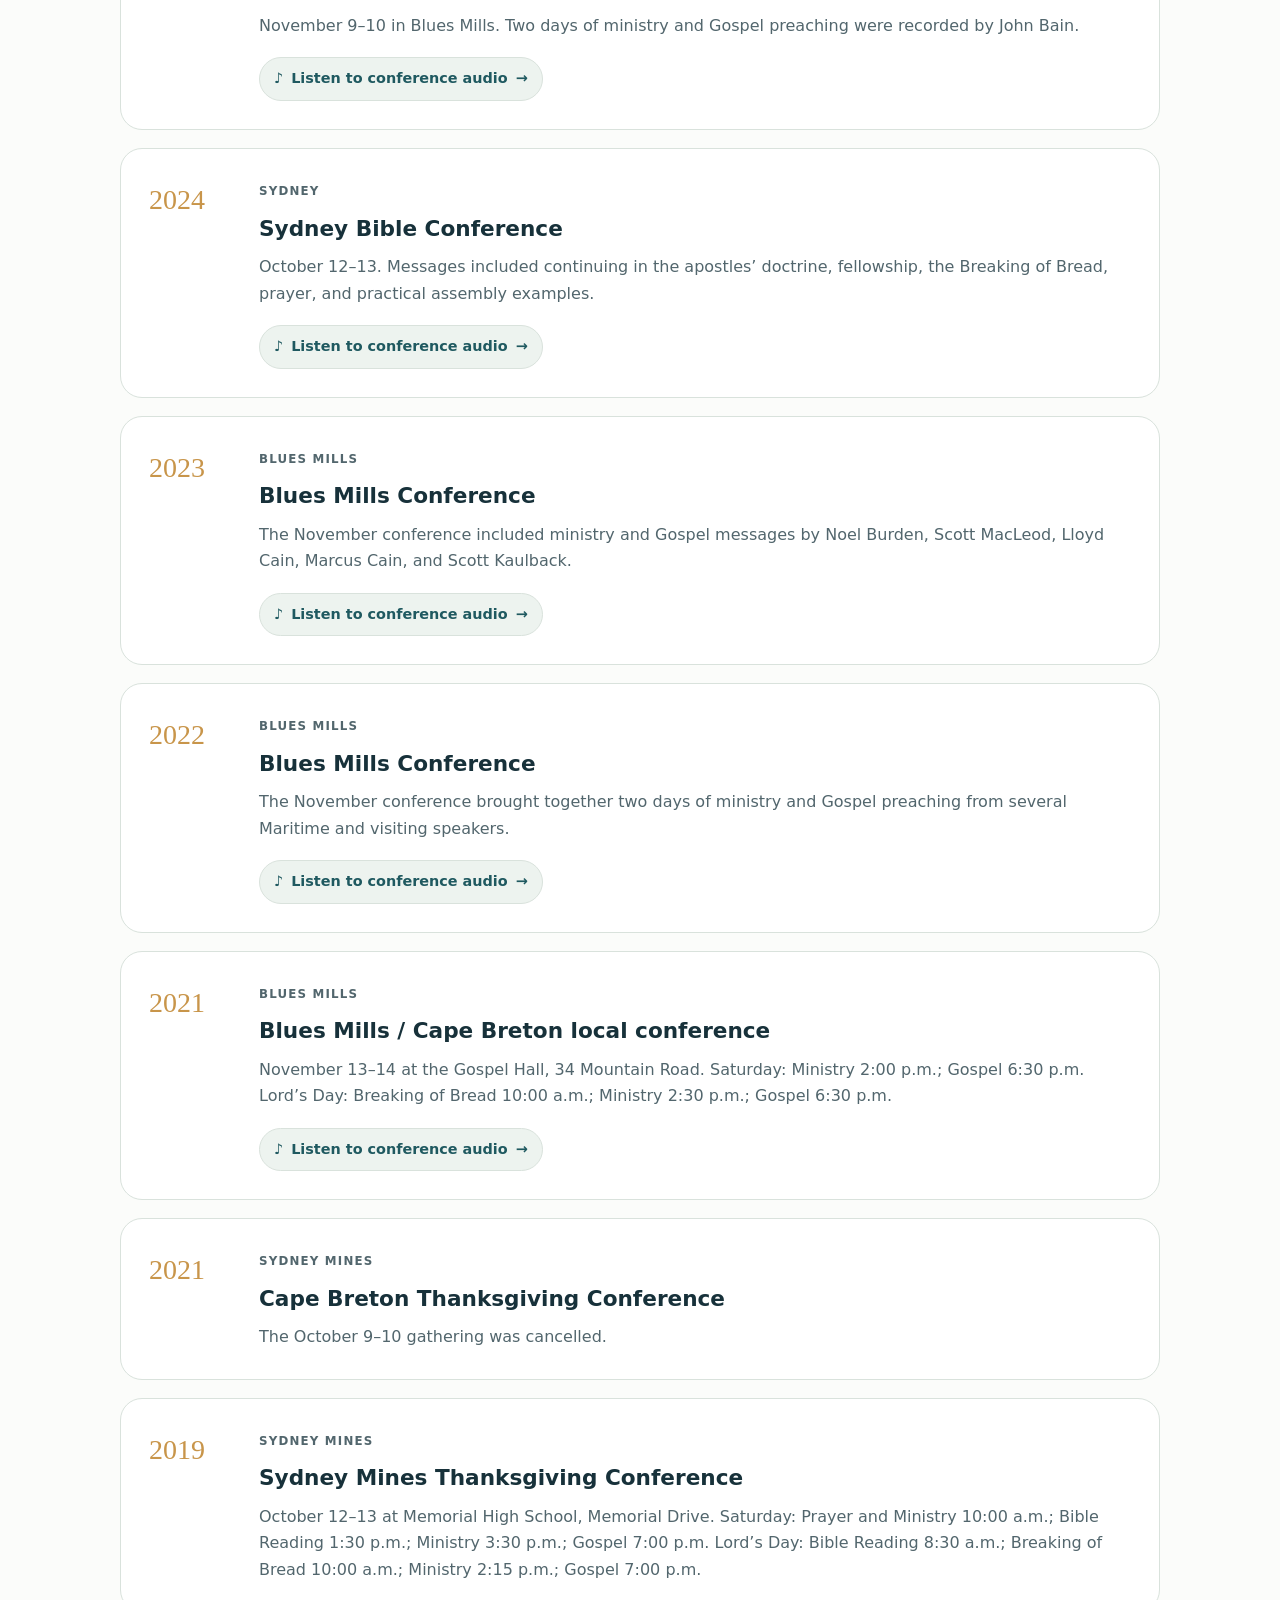
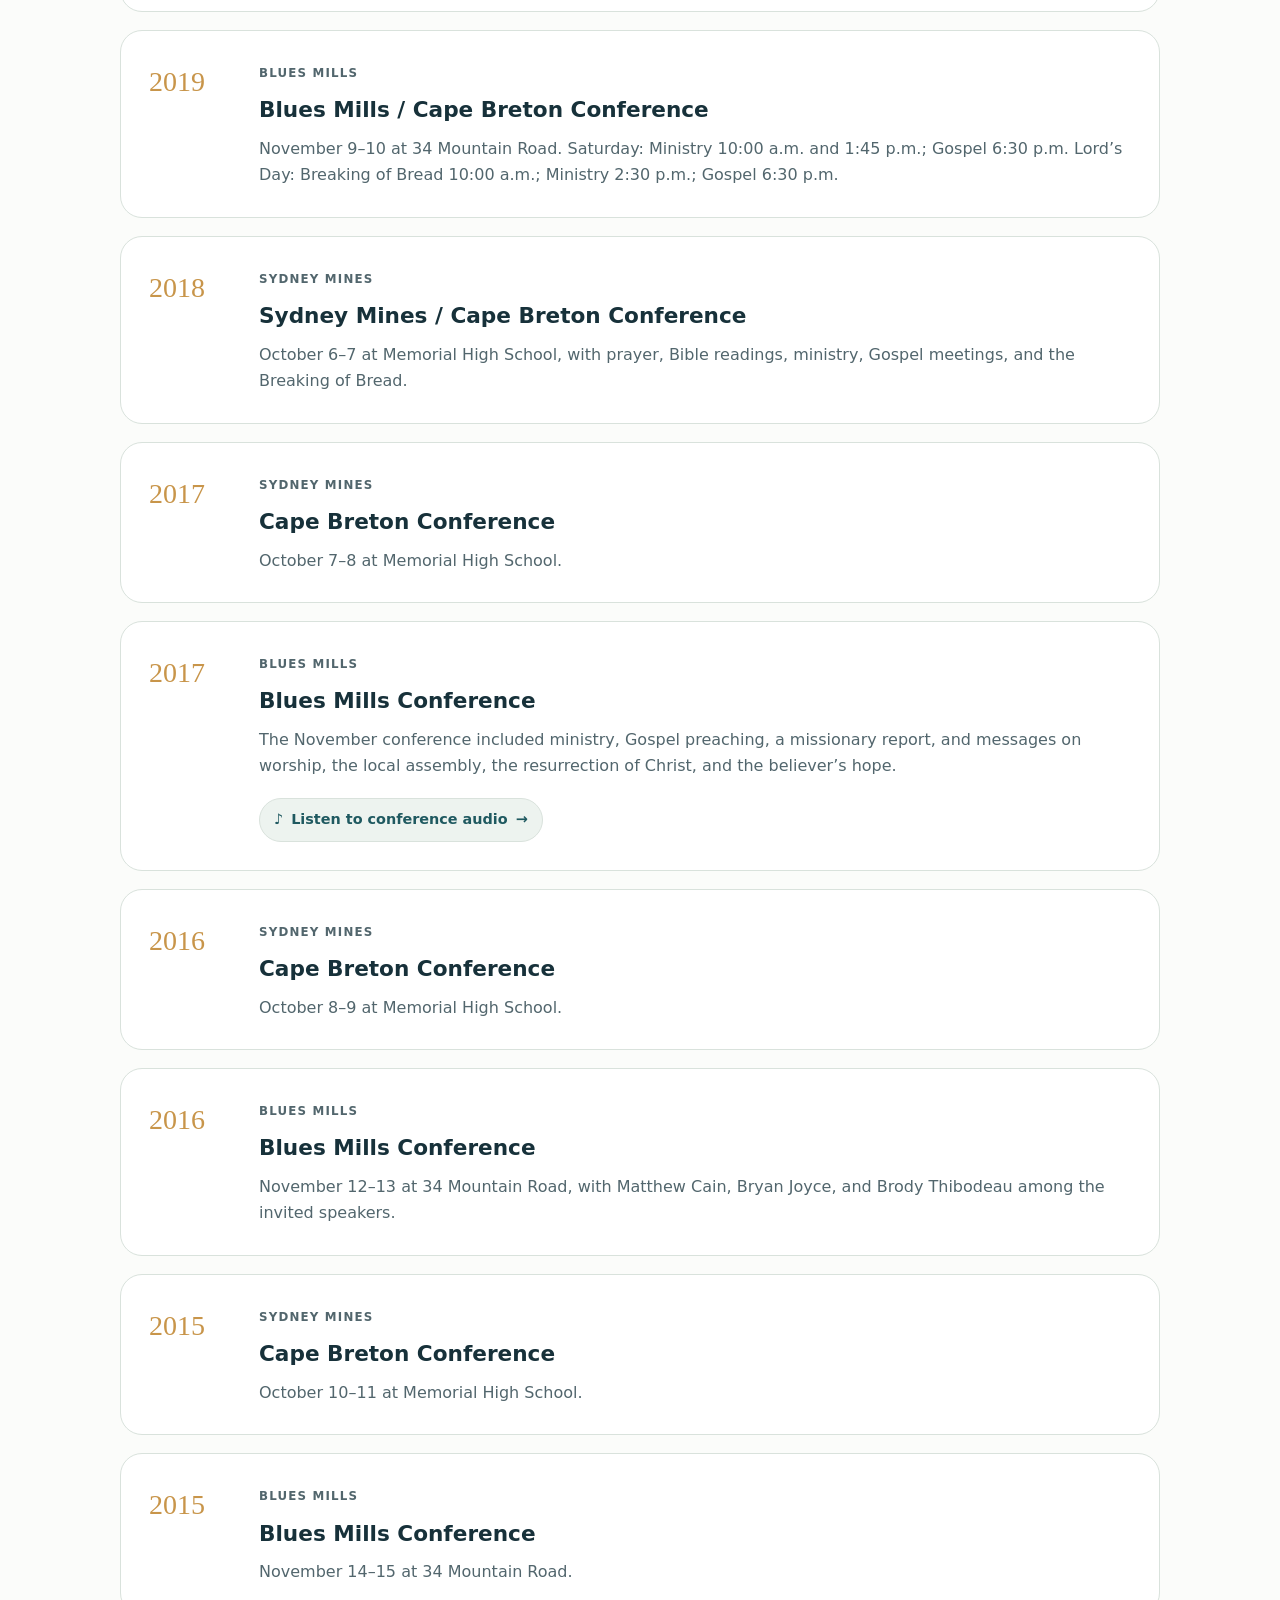
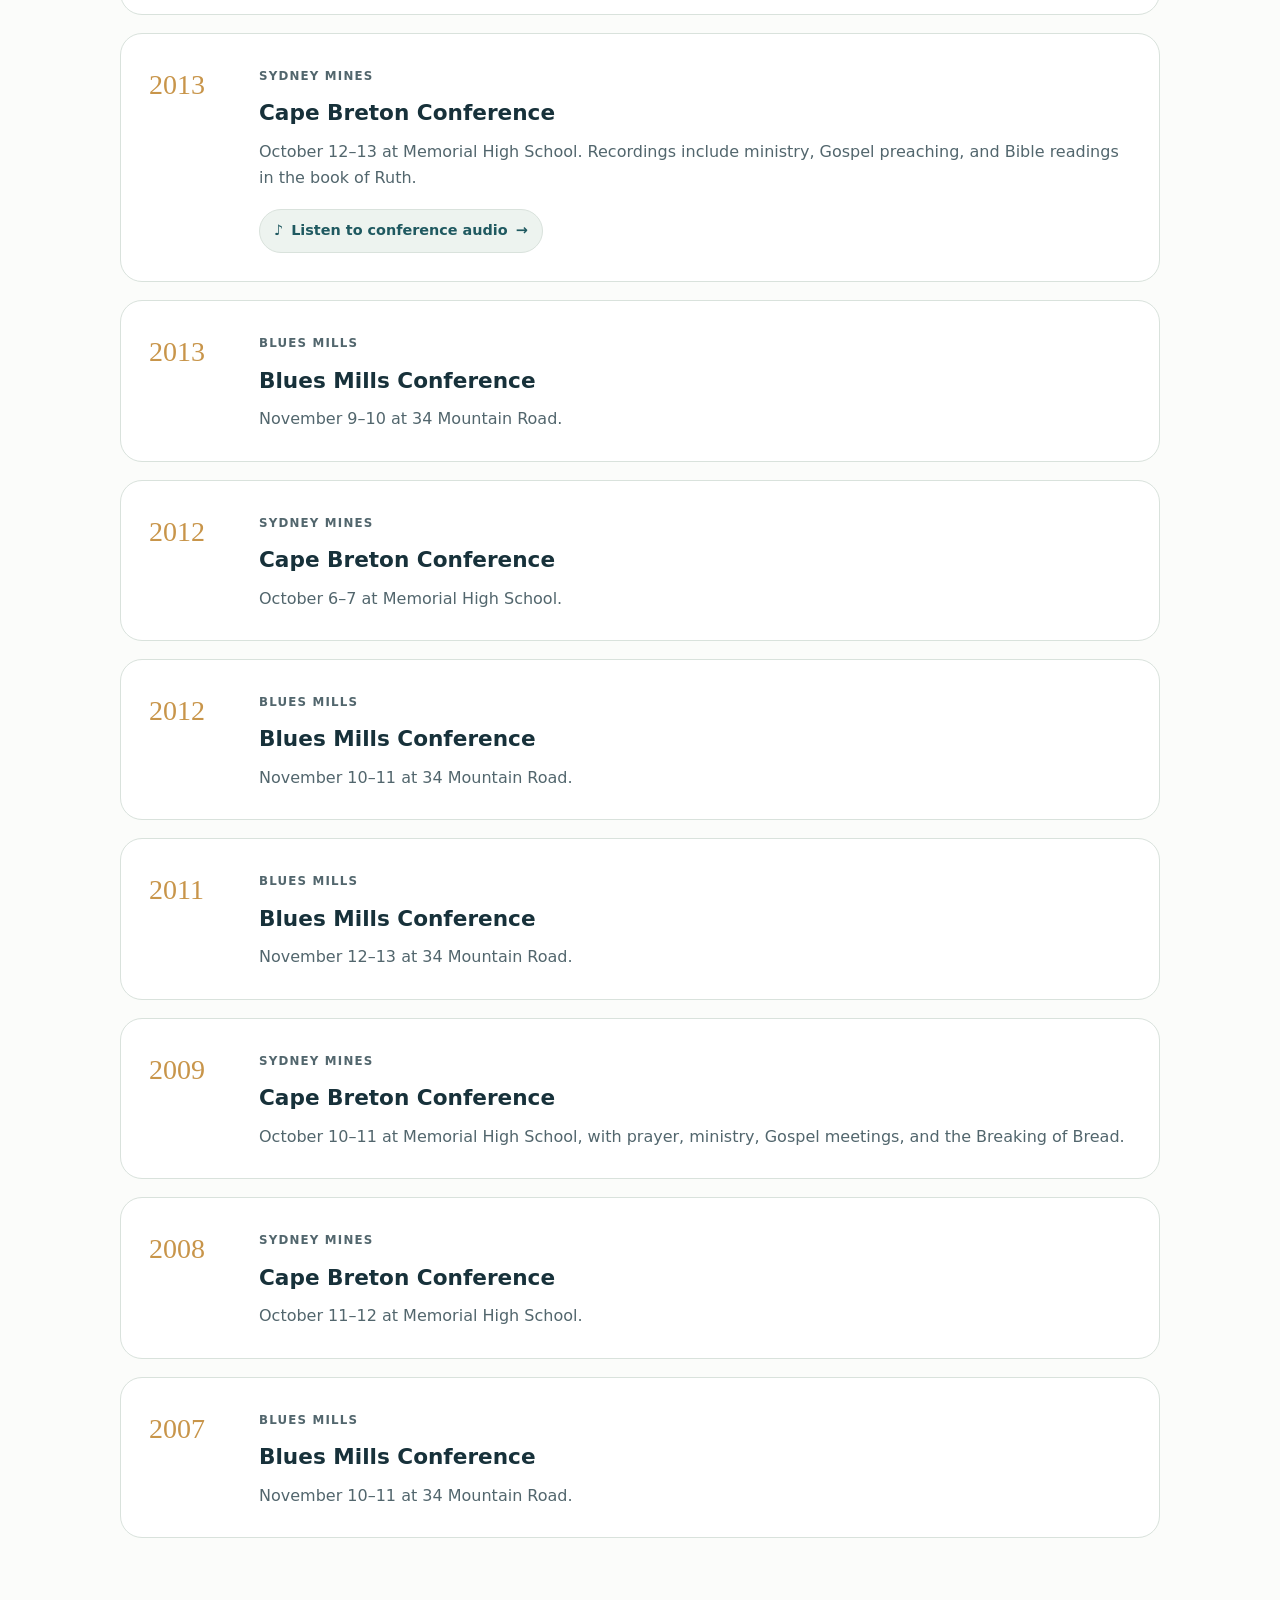
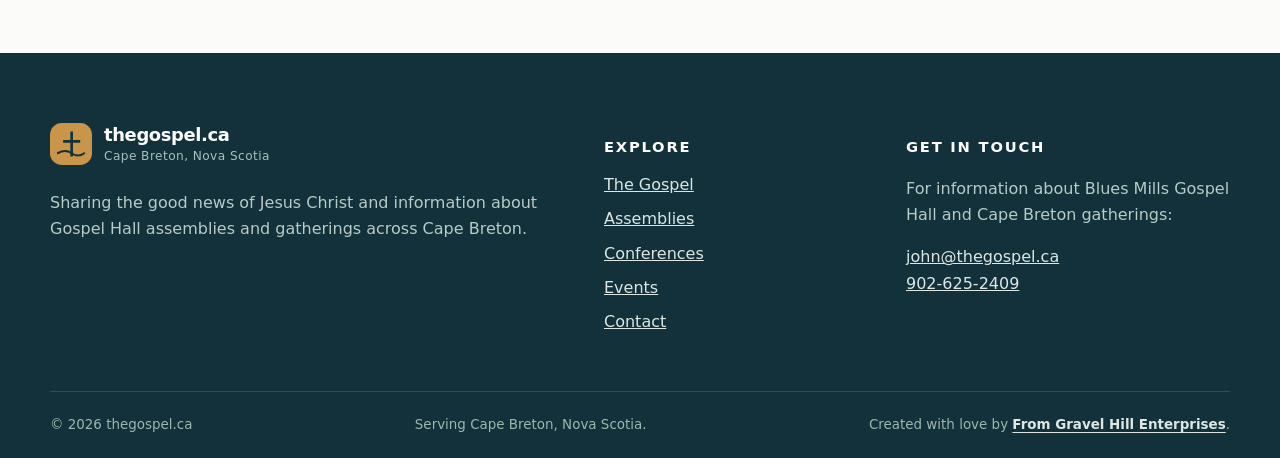
<file: conferences.html>
<!DOCTYPE html>

<html lang="en-CA">
<head>
<meta charset="utf-8"/>
<meta content="width=device-width, initial-scale=1" name="viewport"/>
<title>Conferences | thegospel.ca</title>
<meta content="Cape Breton Gospel Hall conference records and gathering information." name="description"/>
<meta content="#12313a" name="theme-color"/>
<meta content="light dark" name="color-scheme"/>
<link href="assets/icons/favicon.svg" rel="icon" type="image/svg+xml"/>
<link href="site.webmanifest" rel="manifest"/>
<link href="assets/css/styles.css" rel="stylesheet"/>
</head>
<body>
<a class="skip-link" href="#main">Skip to main content</a>
<header class="site-header" data-header="">
<div class="shell header-inner">
<a aria-label="thegospel.ca home" class="brand" href="index.html">
<img alt="" height="48" src="assets/images/logo-mark.svg" width="48"/>
<span><strong>thegospel.ca</strong><small>Cape Breton, Nova Scotia</small></span>
</a>
<div class="header-actions">
<button aria-label="Change colour theme" class="theme-toggle" data-theme-toggle="" type="button">
<span aria-hidden="true">◐</span>
</button>
<button aria-controls="primary-nav" aria-expanded="false" class="nav-toggle" data-nav-toggle="" type="button">
<span class="sr-only">Toggle navigation</span>
<span></span><span></span><span></span>
</button>
</div>
<nav aria-label="Primary" class="primary-nav" data-nav="" id="primary-nav">
<ul><li><a href="index.html">Home</a></li>
<li><a href="gospel.html">The Gospel</a></li>
<li><a href="assemblies.html">Assemblies</a></li>
<li><a aria-current="page" href="conferences.html">Conferences</a></li>
<li><a href="events.html">Events</a></li>
<li><a href="contact.html">Contact</a></li></ul>
</nav>
</div>
</header>
<main id="main">
<section class="page-hero compact-hero">
<div class="shell narrow">
<p class="eyebrow">Cape Breton gatherings</p>
<h1>Conferences</h1>
<p class="lead">A record of regional Gospel Hall conferences, presented with the newest gatherings first. Where recordings are available, a direct audio link is included.</p>
</div>
</section>
<section class="section shell conference-page">
<div class="conference-introduction">
<div>
<p class="eyebrow">Regional fellowship</p>
<h2>Gathered around Christ and His Word</h2>
</div>
<p>Conference weekends bring believers together for prayer, ministry, Gospel preaching, the Breaking of Bread, and Christian fellowship. The records below preserve the available dates, locations, and programmes of Cape Breton gatherings.</p>
</div>
<div class="event-timeline">
<article class="event-card">
<div class="event-year">2025</div>
<div class="event-content">
<div class="event-meta"><span>Blues Mills</span></div>
<h2>Blues Mills Conference</h2>
<p>November 8–9 in Blues Mills. The weekend included ministry, Gospel preaching, and a hymn-sing message, with recordings made by John Bain.</p>
<a class="audio-link" href="https://olearygospelhall.ca/2025/11/10/2025-blues-mills-conference/" rel="noopener" target="_blank"><span aria-hidden="true">♪</span> Listen to conference audio <span aria-hidden="true">→</span></a>
</div>
</article><article class="event-card">
<div class="event-year">2025</div>
<div class="event-content">
<div class="event-meta"><span>Sydney</span></div>
<h2>Sydney Bible Conference</h2>
<p>October 11–12. Ministry and Gospel messages considered Christian life and assembly testimony in a Christless world.</p>
<a class="audio-link" href="https://olearygospelhall.ca/2025/10/14/2025-sydney-bible-conference/" rel="noopener" target="_blank"><span aria-hidden="true">♪</span> Listen to conference audio <span aria-hidden="true">→</span></a>
</div>
</article><article class="event-card">
<div class="event-year">2024</div>
<div class="event-content">
<div class="event-meta"><span>Blues Mills</span></div>
<h2>Blues Mills Conference</h2>
<p>November 9–10 in Blues Mills. Two days of ministry and Gospel preaching were recorded by John Bain.</p>
<a class="audio-link" href="https://olearygospelhall.ca/2024/11/13/2024-blues-mills-conference/" rel="noopener" target="_blank"><span aria-hidden="true">♪</span> Listen to conference audio <span aria-hidden="true">→</span></a>
</div>
</article><article class="event-card">
<div class="event-year">2024</div>
<div class="event-content">
<div class="event-meta"><span>Sydney</span></div>
<h2>Sydney Bible Conference</h2>
<p>October 12–13. Messages included continuing in the apostles’ doctrine, fellowship, the Breaking of Bread, prayer, and practical assembly examples.</p>
<a class="audio-link" href="https://olearygospelhall.ca/2024/10/15/2024-sydney-bible-conference/" rel="noopener" target="_blank"><span aria-hidden="true">♪</span> Listen to conference audio <span aria-hidden="true">→</span></a>
</div>
</article><article class="event-card">
<div class="event-year">2023</div>
<div class="event-content">
<div class="event-meta"><span>Blues Mills</span></div>
<h2>Blues Mills Conference</h2>
<p>The November conference included ministry and Gospel messages by Noel Burden, Scott MacLeod, Lloyd Cain, Marcus Cain, and Scott Kaulback.</p>
<a class="audio-link" href="https://gospel.fromgravelhill.ca/2023/11/11/Blues-Mills-Conference/" rel="noopener" target="_blank"><span aria-hidden="true">♪</span> Listen to conference audio <span aria-hidden="true">→</span></a>
</div>
</article><article class="event-card">
<div class="event-year">2022</div>
<div class="event-content">
<div class="event-meta"><span>Blues Mills</span></div>
<h2>Blues Mills Conference</h2>
<p>The November conference brought together two days of ministry and Gospel preaching from several Maritime and visiting speakers.</p>
<a class="audio-link" href="https://gospel.fromgravelhill.ca/2022/11/11/Blues-Mills-Conference/" rel="noopener" target="_blank"><span aria-hidden="true">♪</span> Listen to conference audio <span aria-hidden="true">→</span></a>
</div>
</article><article class="event-card">
<div class="event-year">2021</div>
<div class="event-content">
<div class="event-meta"><span>Blues Mills</span></div>
<h2>Blues Mills / Cape Breton local conference</h2>
<p>November 13–14 at the Gospel Hall, 34 Mountain Road. Saturday: Ministry 2:00 p.m.; Gospel 6:30 p.m. Lord’s Day: Breaking of Bread 10:00 a.m.; Ministry 2:30 p.m.; Gospel 6:30 p.m.</p>
<a class="audio-link" href="https://gospel.fromgravelhill.ca/2021/11/13/Blues-Mills-NS-Conference-Zoom/" rel="noopener" target="_blank"><span aria-hidden="true">♪</span> Listen to conference audio <span aria-hidden="true">→</span></a>
</div>
</article><article class="event-card">
<div class="event-year">2021</div>
<div class="event-content">
<div class="event-meta"><span>Sydney Mines</span></div>
<h2>Cape Breton Thanksgiving Conference</h2>
<p>The October 9–10 gathering was cancelled.</p>
</div>
</article><article class="event-card">
<div class="event-year">2019</div>
<div class="event-content">
<div class="event-meta"><span>Sydney Mines</span></div>
<h2>Sydney Mines Thanksgiving Conference</h2>
<p>October 12–13 at Memorial High School, Memorial Drive. Saturday: Prayer and Ministry 10:00 a.m.; Bible Reading 1:30 p.m.; Ministry 3:30 p.m.; Gospel 7:00 p.m. Lord’s Day: Bible Reading 8:30 a.m.; Breaking of Bread 10:00 a.m.; Ministry 2:15 p.m.; Gospel 7:00 p.m.</p>
</div>
</article><article class="event-card">
<div class="event-year">2019</div>
<div class="event-content">
<div class="event-meta"><span>Blues Mills</span></div>
<h2>Blues Mills / Cape Breton Conference</h2>
<p>November 9–10 at 34 Mountain Road. Saturday: Ministry 10:00 a.m. and 1:45 p.m.; Gospel 6:30 p.m. Lord’s Day: Breaking of Bread 10:00 a.m.; Ministry 2:30 p.m.; Gospel 6:30 p.m.</p>
</div>
</article><article class="event-card">
<div class="event-year">2018</div>
<div class="event-content">
<div class="event-meta"><span>Sydney Mines</span></div>
<h2>Sydney Mines / Cape Breton Conference</h2>
<p>October 6–7 at Memorial High School, with prayer, Bible readings, ministry, Gospel meetings, and the Breaking of Bread.</p>
</div>
</article><article class="event-card">
<div class="event-year">2017</div>
<div class="event-content">
<div class="event-meta"><span>Sydney Mines</span></div>
<h2>Cape Breton Conference</h2>
<p>October 7–8 at Memorial High School.</p>
</div>
</article><article class="event-card">
<div class="event-year">2017</div>
<div class="event-content">
<div class="event-meta"><span>Blues Mills</span></div>
<h2>Blues Mills Conference</h2>
<p>The November conference included ministry, Gospel preaching, a missionary report, and messages on worship, the local assembly, the resurrection of Christ, and the believer’s hope.</p>
<a class="audio-link" href="https://gospel.fromgravelhill.ca/2026/01/22/Blues-Mills-Conference/" rel="noopener" target="_blank"><span aria-hidden="true">♪</span> Listen to conference audio <span aria-hidden="true">→</span></a>
</div>
</article><article class="event-card">
<div class="event-year">2016</div>
<div class="event-content">
<div class="event-meta"><span>Sydney Mines</span></div>
<h2>Cape Breton Conference</h2>
<p>October 8–9 at Memorial High School.</p>
</div>
</article><article class="event-card">
<div class="event-year">2016</div>
<div class="event-content">
<div class="event-meta"><span>Blues Mills</span></div>
<h2>Blues Mills Conference</h2>
<p>November 12–13 at 34 Mountain Road, with Matthew Cain, Bryan Joyce, and Brody Thibodeau among the invited speakers.</p>
</div>
</article><article class="event-card">
<div class="event-year">2015</div>
<div class="event-content">
<div class="event-meta"><span>Sydney Mines</span></div>
<h2>Cape Breton Conference</h2>
<p>October 10–11 at Memorial High School.</p>
</div>
</article><article class="event-card">
<div class="event-year">2015</div>
<div class="event-content">
<div class="event-meta"><span>Blues Mills</span></div>
<h2>Blues Mills Conference</h2>
<p>November 14–15 at 34 Mountain Road.</p>
</div>
</article><article class="event-card">
<div class="event-year">2013</div>
<div class="event-content">
<div class="event-meta"><span>Sydney Mines</span></div>
<h2>Cape Breton Conference</h2>
<p>October 12–13 at Memorial High School. Recordings include ministry, Gospel preaching, and Bible readings in the book of Ruth.</p>
<a class="audio-link" href="https://gospel.fromgravelhill.ca/2026/01/21/Cape-Breton-Conference/" rel="noopener" target="_blank"><span aria-hidden="true">♪</span> Listen to conference audio <span aria-hidden="true">→</span></a>
</div>
</article><article class="event-card">
<div class="event-year">2013</div>
<div class="event-content">
<div class="event-meta"><span>Blues Mills</span></div>
<h2>Blues Mills Conference</h2>
<p>November 9–10 at 34 Mountain Road.</p>
</div>
</article><article class="event-card">
<div class="event-year">2012</div>
<div class="event-content">
<div class="event-meta"><span>Sydney Mines</span></div>
<h2>Cape Breton Conference</h2>
<p>October 6–7 at Memorial High School.</p>
</div>
</article><article class="event-card">
<div class="event-year">2012</div>
<div class="event-content">
<div class="event-meta"><span>Blues Mills</span></div>
<h2>Blues Mills Conference</h2>
<p>November 10–11 at 34 Mountain Road.</p>
</div>
</article><article class="event-card">
<div class="event-year">2011</div>
<div class="event-content">
<div class="event-meta"><span>Blues Mills</span></div>
<h2>Blues Mills Conference</h2>
<p>November 12–13 at 34 Mountain Road.</p>
</div>
</article><article class="event-card">
<div class="event-year">2009</div>
<div class="event-content">
<div class="event-meta"><span>Sydney Mines</span></div>
<h2>Cape Breton Conference</h2>
<p>October 10–11 at Memorial High School, with prayer, ministry, Gospel meetings, and the Breaking of Bread.</p>
</div>
</article><article class="event-card">
<div class="event-year">2008</div>
<div class="event-content">
<div class="event-meta"><span>Sydney Mines</span></div>
<h2>Cape Breton Conference</h2>
<p>October 11–12 at Memorial High School.</p>
</div>
</article><article class="event-card">
<div class="event-year">2007</div>
<div class="event-content">
<div class="event-meta"><span>Blues Mills</span></div>
<h2>Blues Mills Conference</h2>
<p>November 10–11 at 34 Mountain Road.</p>
</div>
</article>
</div>
</section>
</main>
<footer class="site-footer">
<div class="shell footer-grid">
<div>
<a class="footer-brand" href="index.html">
<img alt="" height="42" src="assets/images/logo-mark.svg" width="42"/>
<span><strong>thegospel.ca</strong><small>Cape Breton, Nova Scotia</small></span>
</a>
<p>Sharing the good news of Jesus Christ and information about Gospel Hall assemblies and gatherings across Cape Breton.</p>
</div>
<div>
<h2>Explore</h2>
<ul class="footer-links">
<li><a href="gospel.html">The Gospel</a></li>
<li><a href="assemblies.html">Assemblies</a></li>
<li><a href="conferences.html">Conferences</a></li>
<li><a href="events.html">Events</a></li>
<li><a href="contact.html">Contact</a></li>
</ul>
</div>
<div>
<h2>Get in touch</h2>
<p>For information about Blues Mills Gospel Hall and Cape Breton gatherings:</p>
<p><a href="mailto:john@thegospel.ca">john@thegospel.ca</a><br/><a href="tel:+19026252409">902-625-2409</a></p>
</div>
</div>
<div class="shell footer-bottom">
<span>© <span data-year=""></span> thegospel.ca</span>
<span>Serving Cape Breton, Nova Scotia.</span>
<span class="site-credit">Created with love by <a href="https://fromgravelhill.ca/">From Gravel Hill Enterprises</a>.</span>
</div>
</footer>
<script defer="" src="assets/js/site.js"></script>
</body>
</html>
</file>
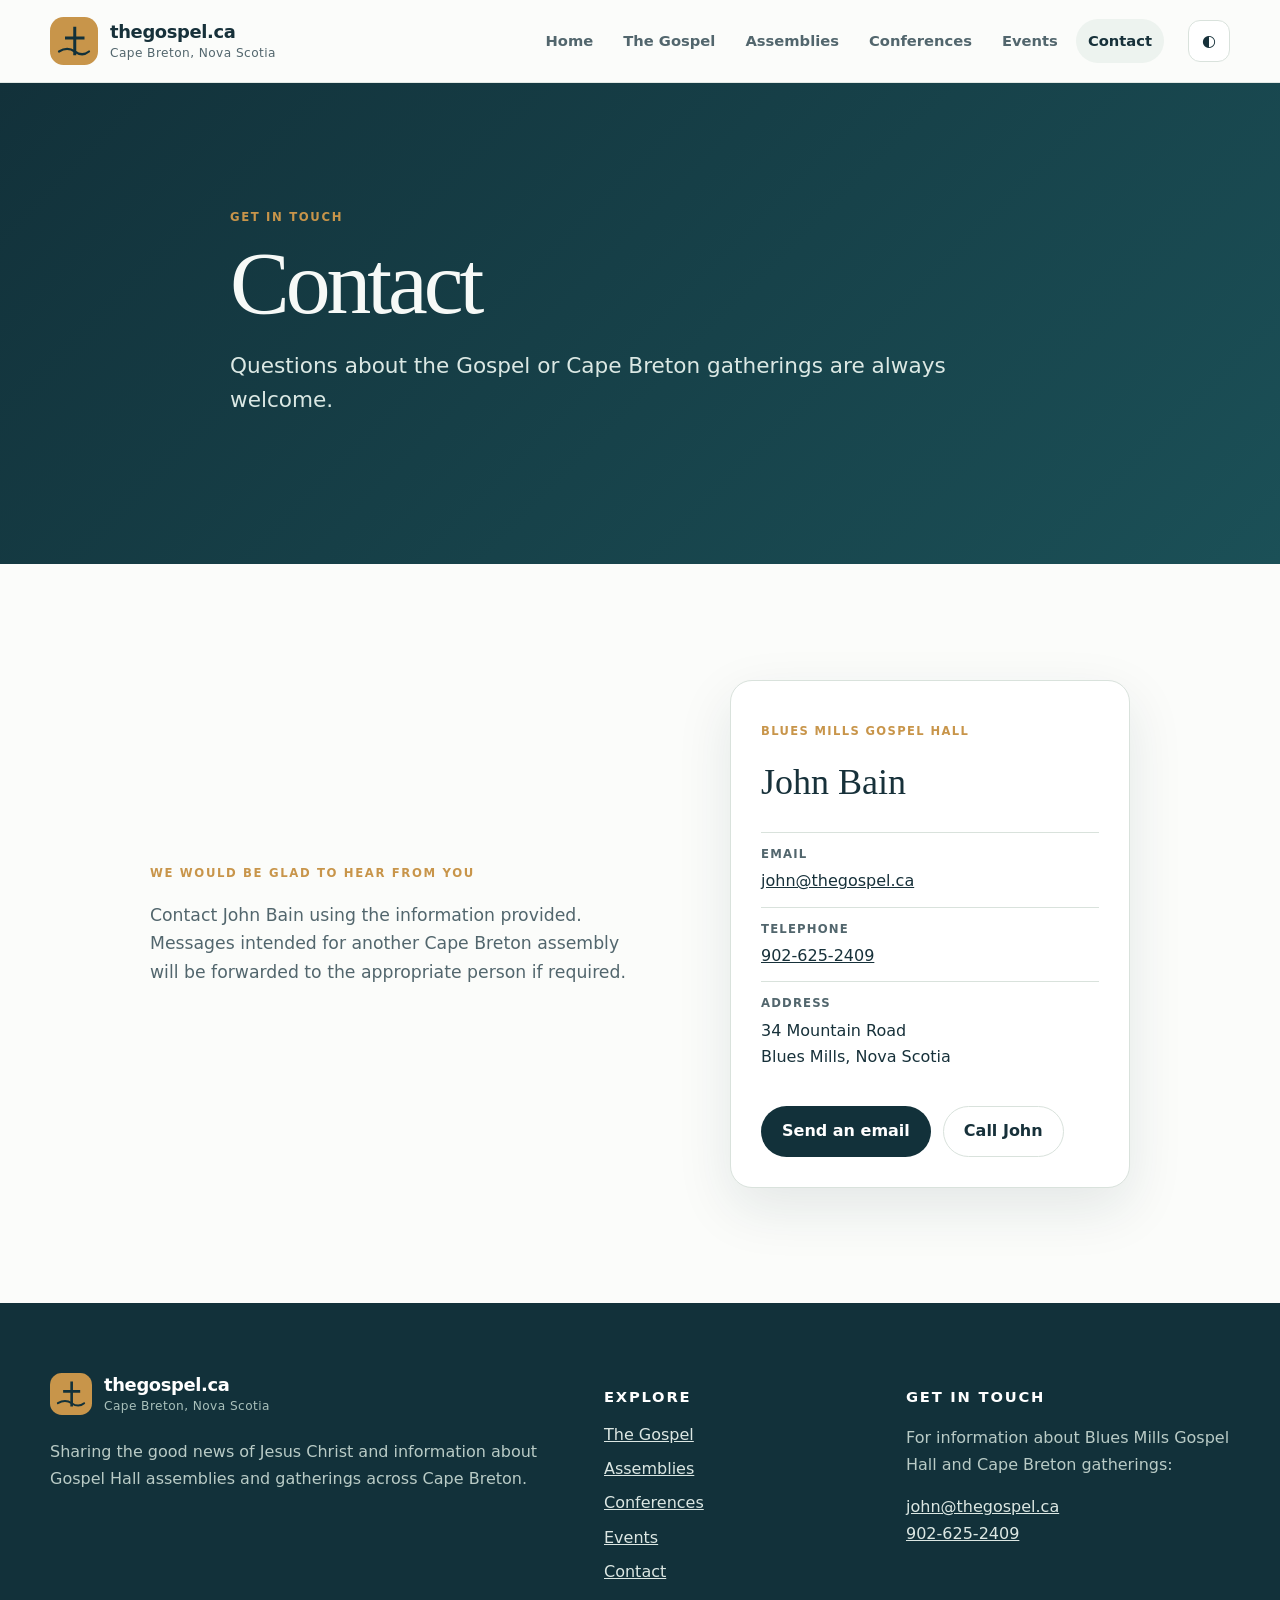
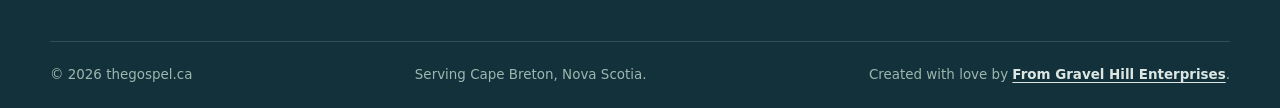
<file: contact.html>
<!DOCTYPE html>

<html lang="en-CA">
<head>
<meta charset="utf-8"/>
<meta content="width=device-width, initial-scale=1" name="viewport"/>
<title>Contact | thegospel.ca</title>
<meta content="Contact information for Blues Mills Gospel Hall and Cape Breton gatherings." name="description"/>
<meta content="#12313a" name="theme-color"/>
<meta content="light dark" name="color-scheme"/>
<link href="assets/icons/favicon.svg" rel="icon" type="image/svg+xml"/>
<link href="site.webmanifest" rel="manifest"/>
<link href="assets/css/styles.css" rel="stylesheet"/>
</head>
<body>
<a class="skip-link" href="#main">Skip to main content</a>
<header class="site-header" data-header="">
<div class="shell header-inner">
<a aria-label="thegospel.ca home" class="brand" href="index.html">
<img alt="" height="48" src="assets/images/logo-mark.svg" width="48"/>
<span><strong>thegospel.ca</strong><small>Cape Breton, Nova Scotia</small></span>
</a>
<div class="header-actions">
<button aria-label="Change colour theme" class="theme-toggle" data-theme-toggle="" type="button">
<span aria-hidden="true">◐</span>
</button>
<button aria-controls="primary-nav" aria-expanded="false" class="nav-toggle" data-nav-toggle="" type="button">
<span class="sr-only">Toggle navigation</span>
<span></span><span></span><span></span>
</button>
</div>
<nav aria-label="Primary" class="primary-nav" data-nav="" id="primary-nav">
<ul><li><a href="index.html">Home</a></li>
<li><a href="gospel.html">The Gospel</a></li>
<li><a href="assemblies.html">Assemblies</a></li>
<li><a href="conferences.html">Conferences</a></li>
<li><a href="events.html">Events</a></li>
<li><a aria-current="page" href="contact.html">Contact</a></li></ul>
</nav>
</div>
</header>
<main id="main">
<section class="page-hero compact-hero">
<div class="shell narrow">
<p class="eyebrow">Get in touch</p>
<h1>Contact</h1>
<p class="lead">Questions about the Gospel or Cape Breton gatherings are always welcome.</p>
</div>
</section>
<section class="section shell contact-single">
<div class="contact-intro">
<p class="eyebrow">We would be glad to hear from you</p>
<h2> </h2>
<p>Contact John Bain using the information provided. Messages intended for another Cape Breton assembly will be forwarded to the appropriate person if required.</p>
</div>
<div class="contact-card prominent-contact">
<p class="card-kicker">Blues Mills Gospel Hall</p>
<h2>John Bain</h2>
<dl class="record-list">
<div><dt>Email</dt><dd><a href="mailto:john@thegospel.ca">john@thegospel.ca</a></dd></div>
<div><dt>Telephone</dt><dd><a href="tel:+19026252409">902-625-2409</a></dd></div>
<div><dt>Address</dt><dd>34 Mountain Road<br/>Blues Mills, Nova Scotia</dd></div>
</dl>
<div class="button-row contact-actions">
<a class="button button-secondary" href="mailto:john@thegospel.ca">Send an email</a>
<a class="button button-outline" href="tel:+19026252409">Call John</a>
</div>
</div>
</section>
</main>
<footer class="site-footer">
<div class="shell footer-grid">
<div>
<a class="footer-brand" href="index.html">
<img alt="" height="42" src="assets/images/logo-mark.svg" width="42"/>
<span><strong>thegospel.ca</strong><small>Cape Breton, Nova Scotia</small></span>
</a>
<p>Sharing the good news of Jesus Christ and information about Gospel Hall assemblies and gatherings across Cape Breton.</p>
</div>
<div>
<h2>Explore</h2>
<ul class="footer-links">
<li><a href="gospel.html">The Gospel</a></li>
<li><a href="assemblies.html">Assemblies</a></li>
<li><a href="conferences.html">Conferences</a></li>
<li><a href="events.html">Events</a></li>
<li><a href="contact.html">Contact</a></li>
</ul>
</div>
<div>
<h2>Get in touch</h2>
<p>For information about Blues Mills Gospel Hall and Cape Breton gatherings:</p>
<p><a href="mailto:john@thegospel.ca">john@thegospel.ca</a><br/><a href="tel:+19026252409">902-625-2409</a></p>
</div>
</div>
<div class="shell footer-bottom">
<span>© <span data-year=""></span> thegospel.ca</span>
<span>Serving Cape Breton, Nova Scotia.</span>
<span class="site-credit">Created with love by <a href="https://fromgravelhill.ca/">From Gravel Hill Enterprises</a>.</span>
</div>
</footer>
<script defer="" src="assets/js/site.js"></script>
</body>
</html>
</file>
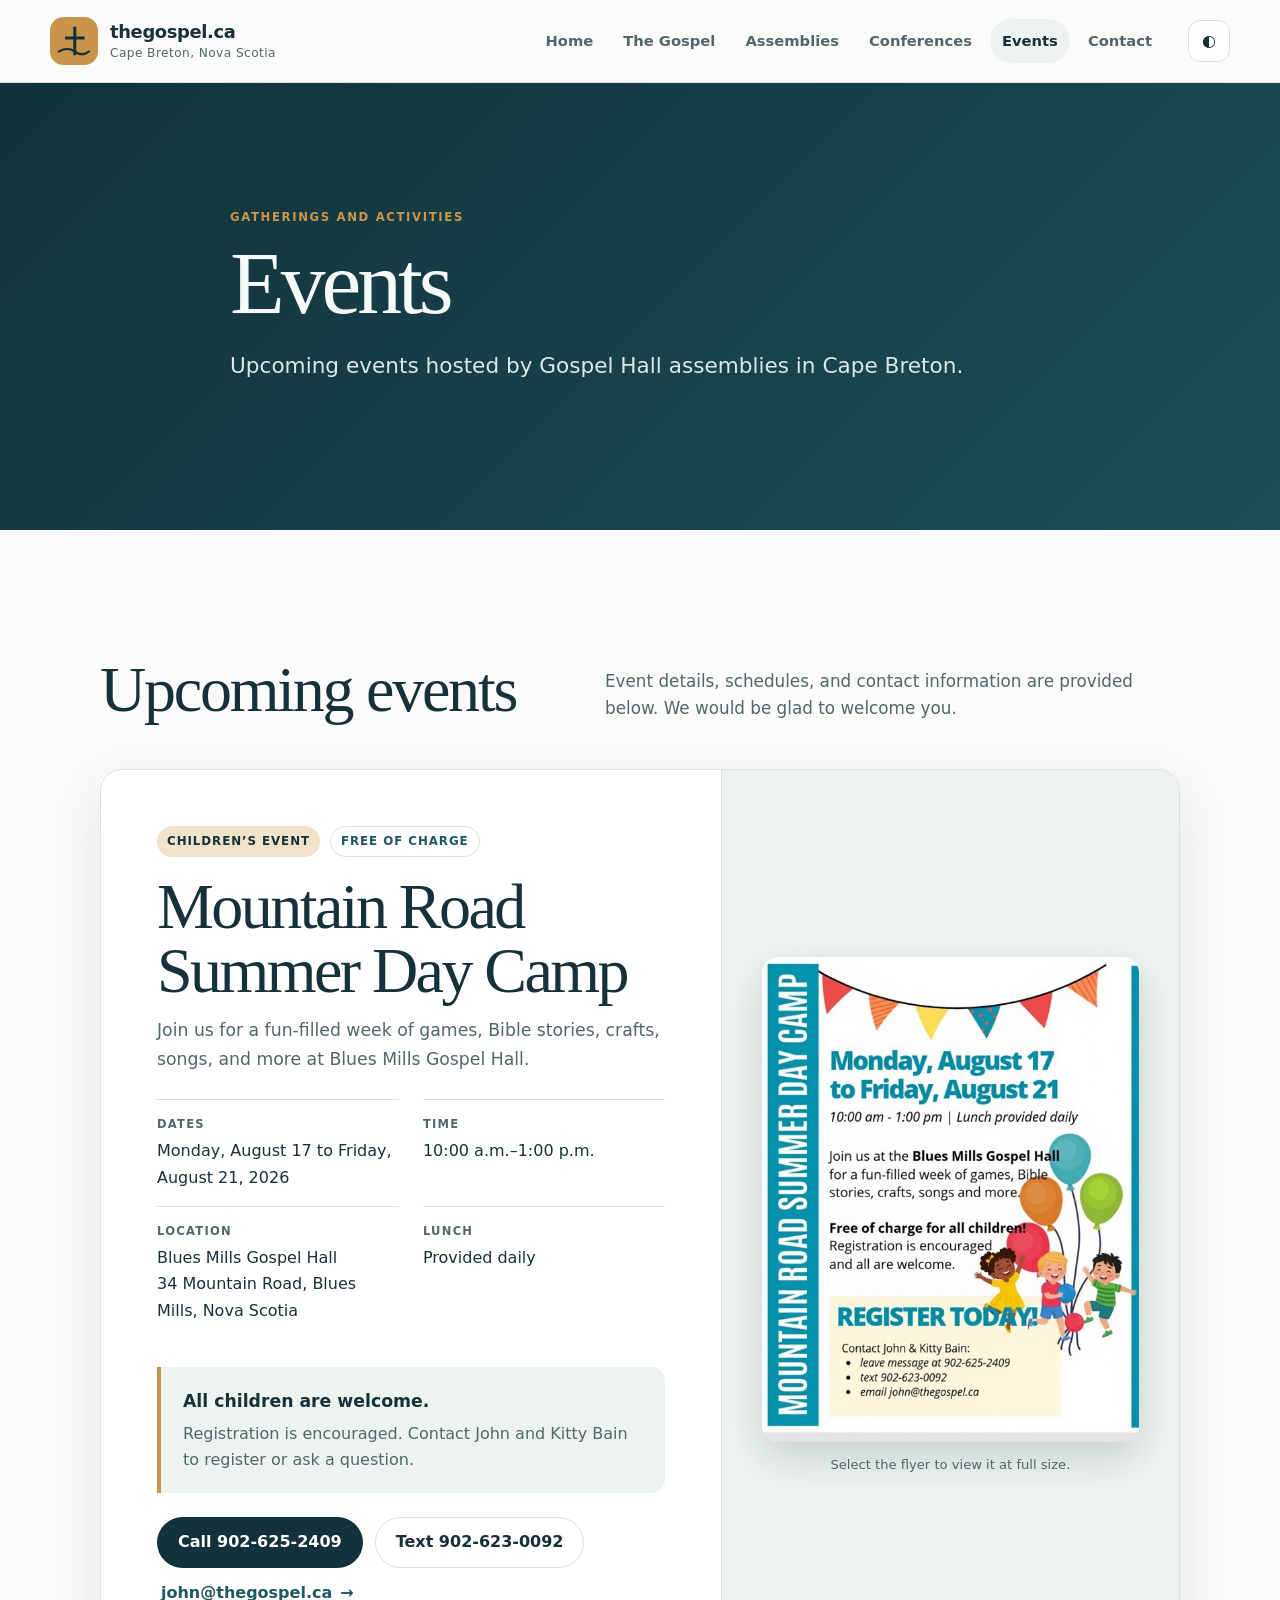
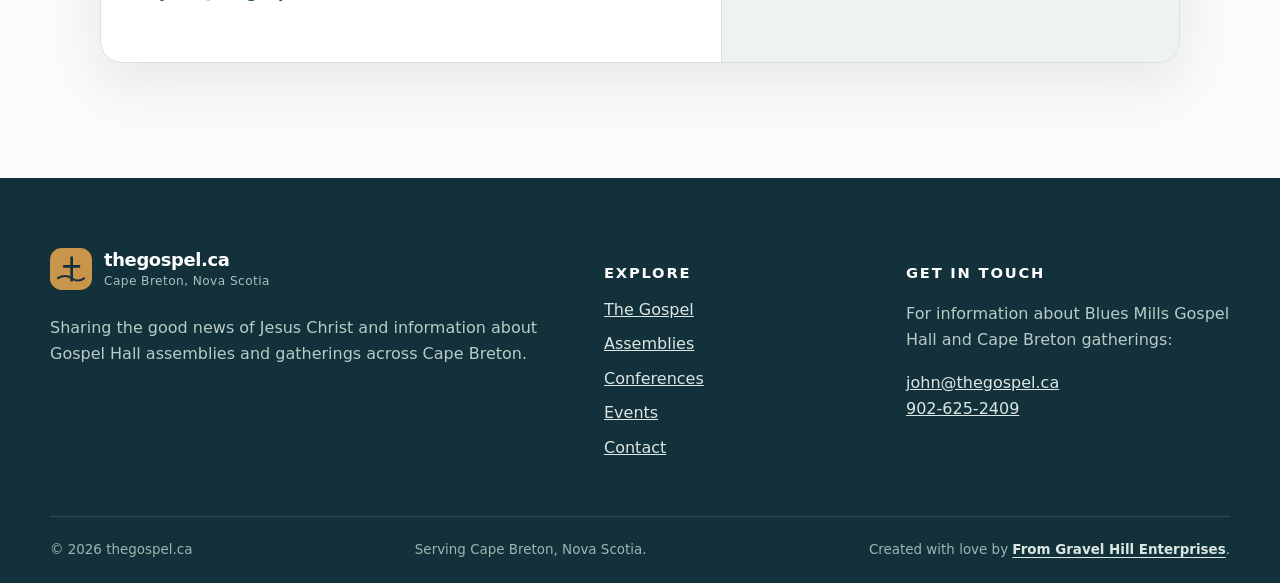
<file: events.html>
<!DOCTYPE html>
<html lang="en-CA">
<head>
<meta charset="utf-8"/>
<meta content="width=device-width, initial-scale=1" name="viewport"/>
<title>Events | thegospel.ca</title>
<meta content="Upcoming Gospel Hall events in Cape Breton, Nova Scotia." name="description"/>
<meta content="#12313a" name="theme-color"/>
<meta content="light dark" name="color-scheme"/>
<link href="assets/icons/favicon.svg" rel="icon" type="image/svg+xml"/>
<link href="site.webmanifest" rel="manifest"/>
<link href="assets/css/styles.css" rel="stylesheet"/>
</head>
<body>
<a class="skip-link" href="#main">Skip to main content</a>
<header class="site-header" data-header="">
<div class="shell header-inner">
<a aria-label="thegospel.ca home" class="brand" href="index.html">
<img alt="" height="48" src="assets/images/logo-mark.svg" width="48"/>
<span><strong>thegospel.ca</strong><small>Cape Breton, Nova Scotia</small></span>
</a>
<div class="header-actions">
<button aria-label="Change colour theme" class="theme-toggle" data-theme-toggle="" type="button"><span aria-hidden="true">◐</span></button>
<button aria-controls="primary-nav" aria-expanded="false" class="nav-toggle" data-nav-toggle="" type="button">
<span class="sr-only">Toggle navigation</span><span></span><span></span><span></span>
</button>
</div>
<nav aria-label="Primary" class="primary-nav" data-nav="" id="primary-nav">
<ul><li><a href="index.html">Home</a></li>
<li><a href="gospel.html">The Gospel</a></li>
<li><a href="assemblies.html">Assemblies</a></li>
<li><a href="conferences.html">Conferences</a></li>
<li><a aria-current="page" href="events.html">Events</a></li>
<li><a href="contact.html">Contact</a></li></ul>
</nav>
</div>
</header>
<main id="main">
<section class="page-hero compact-hero">
<div class="shell narrow">
<p class="eyebrow">Gatherings and activities</p>
<h1>Events</h1>
<p class="lead">Upcoming events hosted by Gospel Hall assemblies in Cape Breton.</p>
</div>
</section>
<section class="section shell events-page">
<div class="events-introduction">
<div>
<p class="eyebrow"></p>
<h2>Upcoming events</h2>
</div>
<p>Event details, schedules, and contact information are provided below. We would be glad to welcome you.</p>
</div>

<!--
EVENT EDITING NOTES
===================
1. Keep the newest upcoming event first.
2. To add another event, copy the entire <article class="public-event-card"> block below and paste it immediately above the existing one.
3. Update the visible title, date, time, location, description, contact links, and flyer filename inside the copied block.
4. Place new flyer images in assets/images/events/ and use short, descriptive lowercase filenames.
5. After an event is over, remove its complete article block.
-->

<div class="public-event-list">
<!-- EVENT START: Mountain Road Summer Day Camp -->
<article class="public-event-card">
<div class="public-event-body">
<div class="public-event-topline">
<span class="event-category">Children’s event</span>
<span class="event-cost">Free of charge</span>
</div>
<h2>Mountain Road Summer Day Camp</h2>
<p class="public-event-lead">Join us for a fun-filled week of games, Bible stories, crafts, songs, and more at Blues Mills Gospel Hall.</p>
<dl class="event-facts">
<div>
<dt>Dates</dt>
<dd><time datetime="2026-08-17">Monday, August 17</time> to <time datetime="2026-08-21">Friday, August 21, 2026</time></dd>
</div>
<div>
<dt>Time</dt>
<dd>10:00 a.m.–1:00 p.m.</dd>
</div>
<div>
<dt>Location</dt>
<dd>Blues Mills Gospel Hall<br/>34 Mountain Road, Blues Mills, Nova Scotia</dd>
</div>
<div>
<dt>Lunch</dt>
<dd>Provided daily</dd>
</div>
</dl>
<div class="event-notice">
<strong>All children are welcome.</strong>
<p>Registration is encouraged. Contact John and Kitty Bain to register or ask a question.</p>
</div>
<div class="event-contact-actions">
<a class="button button-secondary" href="tel:+19026252409">Call 902-625-2409</a>
<a class="button button-outline" href="sms:+19026230092">Text 902-623-0092</a>
<a class="text-link" href="mailto:john@thegospel.ca">john@thegospel.ca <span aria-hidden="true">→</span></a>
</div>
</div>
<figure class="event-flyer">
<a href="assets/images/events/2026-mountain-road-summer-day-camp.jpg">
<img alt="Mountain Road Summer Day Camp flyer with dates, times, activities, and registration information" height="721" loading="lazy" src="assets/images/events/2026-mountain-road-summer-day-camp.jpg" width="561"/>
</a>
<figcaption>Select the flyer to view it at full size.</figcaption>
</figure>
</article>
<!-- EVENT END: Mountain Road Summer Day Camp -->
</div>
</section>
</main>
<footer class="site-footer">
<div class="shell footer-grid">
<div>
<a class="footer-brand" href="index.html">
<img alt="" height="42" src="assets/images/logo-mark.svg" width="42"/>
<span><strong>thegospel.ca</strong><small>Cape Breton, Nova Scotia</small></span>
</a>
<p>Sharing the good news of Jesus Christ and information about Gospel Hall assemblies and gatherings across Cape Breton.</p>
</div>
<div>
<h2>Explore</h2>
<ul class="footer-links">
<li><a href="gospel.html">The Gospel</a></li>
<li><a href="assemblies.html">Assemblies</a></li>
<li><a href="conferences.html">Conferences</a></li>
<li><a href="events.html">Events</a></li>
<li><a href="contact.html">Contact</a></li>
</ul>
</div>
<div>
<h2>Get in touch</h2>
<p>For information about Blues Mills Gospel Hall and Cape Breton gatherings:</p>
<p><a href="mailto:john@thegospel.ca">john@thegospel.ca</a><br/><a href="tel:+19026252409">902-625-2409</a></p>
</div>
</div>
<div class="shell footer-bottom">
<span>© <span data-year=""></span> thegospel.ca</span>
<span>Serving Cape Breton, Nova Scotia.</span>
<span class="site-credit">Created with love by <a href="https://fromgravelhill.ca/">From Gravel Hill Enterprises</a>.</span>
</div>
</footer>
<script defer="" src="assets/js/site.js"></script>
</body>
</html>
</file>
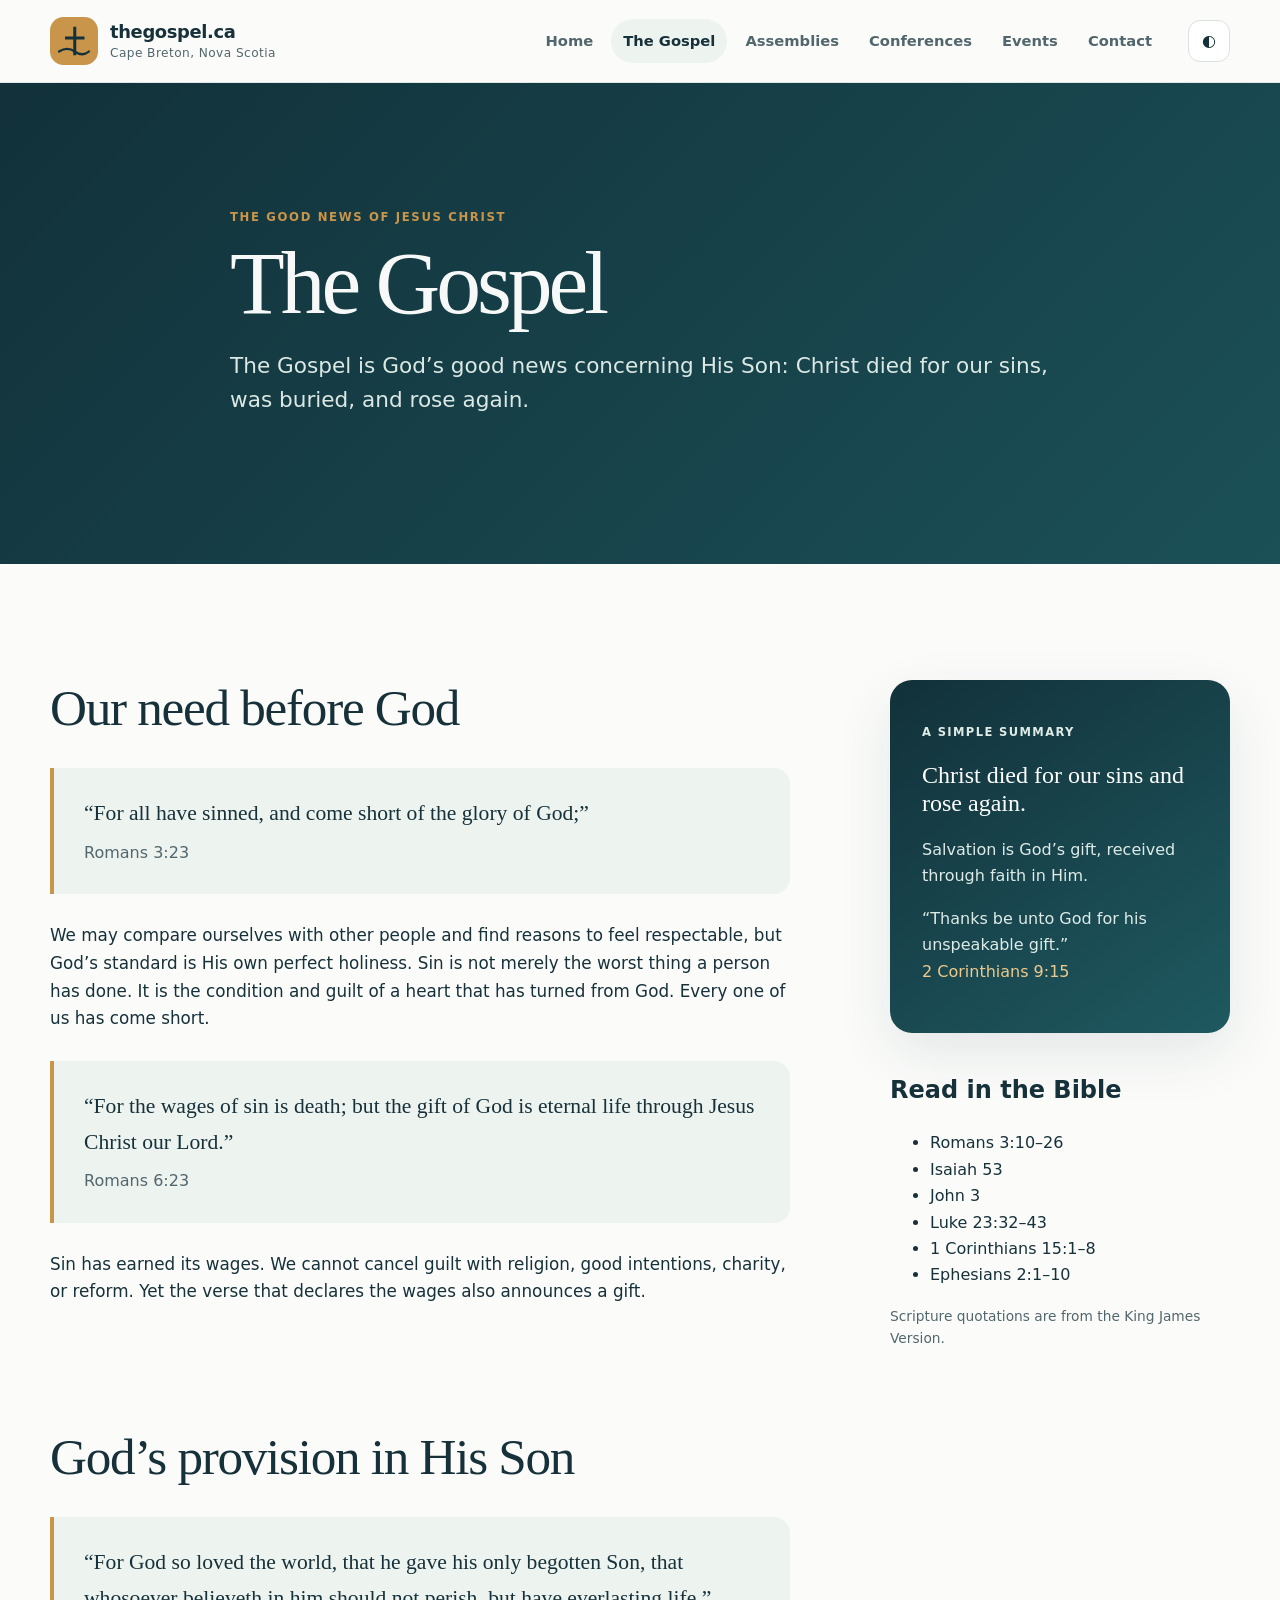
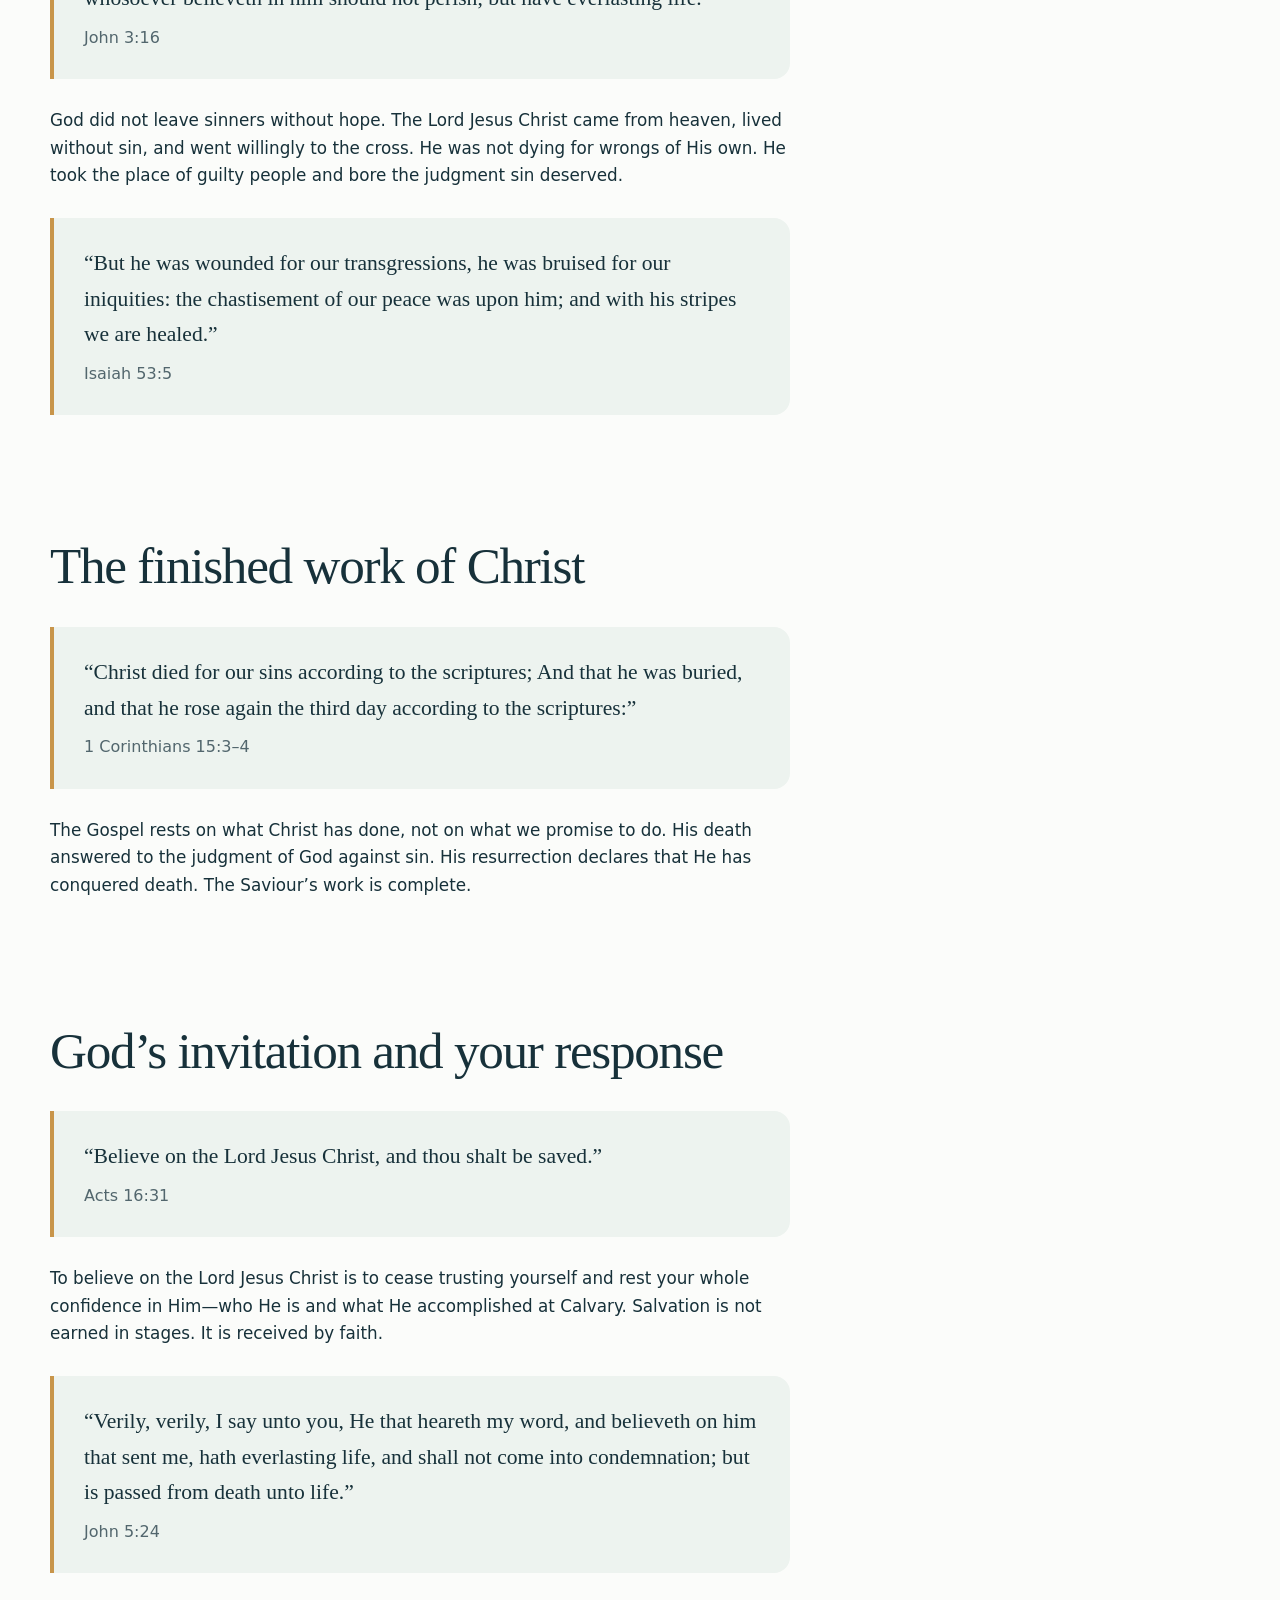
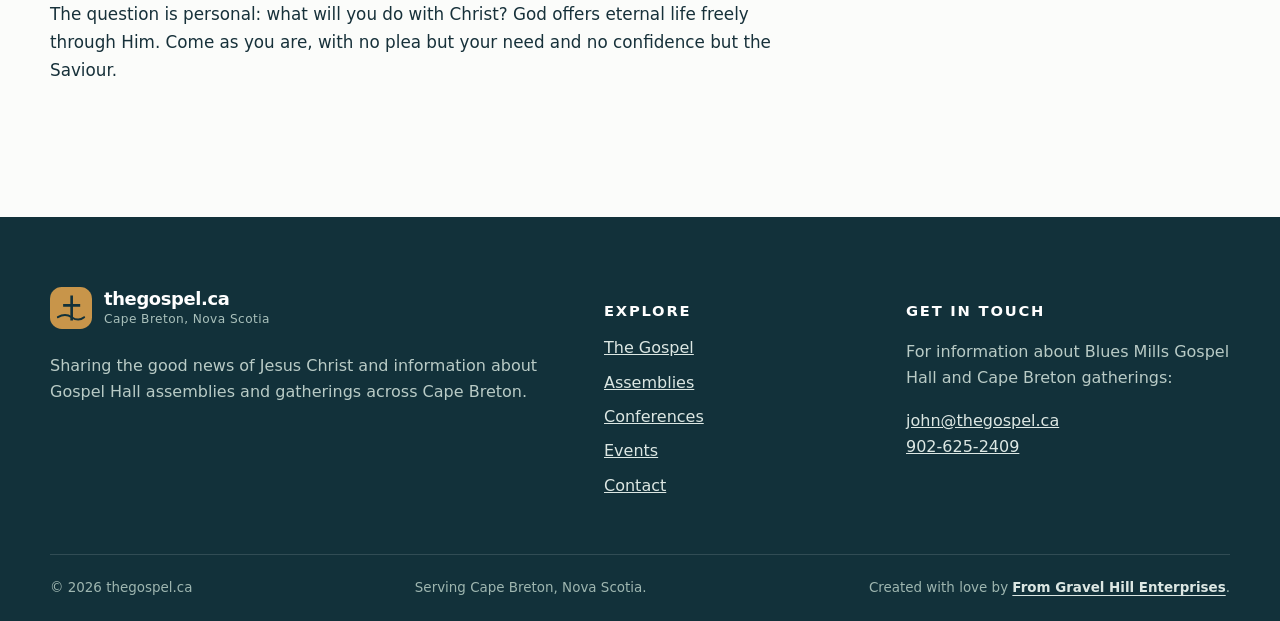
<file: gospel.html>
<!DOCTYPE html>

<html lang="en-CA">
<head>
<meta charset="utf-8"/>
<meta content="width=device-width, initial-scale=1" name="viewport"/>
<title>The Gospel | thegospel.ca</title>
<meta content="The Gospel of Jesus Christ presented from the King James Version." name="description"/>
<meta content="#12313a" name="theme-color"/>
<meta content="light dark" name="color-scheme"/>
<link href="assets/icons/favicon.svg" rel="icon" type="image/svg+xml"/>
<link href="site.webmanifest" rel="manifest"/>
<link href="assets/css/styles.css" rel="stylesheet"/>
</head>
<body>
<a class="skip-link" href="#main">Skip to main content</a>
<header class="site-header" data-header="">
<div class="shell header-inner">
<a aria-label="thegospel.ca home" class="brand" href="index.html">
<img alt="" height="48" src="assets/images/logo-mark.svg" width="48"/>
<span><strong>thegospel.ca</strong><small>Cape Breton, Nova Scotia</small></span>
</a>
<div class="header-actions">
<button aria-label="Change colour theme" class="theme-toggle" data-theme-toggle="" type="button">
<span aria-hidden="true">◐</span>
</button>
<button aria-controls="primary-nav" aria-expanded="false" class="nav-toggle" data-nav-toggle="" type="button">
<span class="sr-only">Toggle navigation</span>
<span></span><span></span><span></span>
</button>
</div>
<nav aria-label="Primary" class="primary-nav" data-nav="" id="primary-nav">
<ul><li><a href="index.html">Home</a></li>
<li><a aria-current="page" href="gospel.html">The Gospel</a></li>
<li><a href="assemblies.html">Assemblies</a></li>
<li><a href="conferences.html">Conferences</a></li>
<li><a href="events.html">Events</a></li>
<li><a href="contact.html">Contact</a></li></ul>
</nav>
</div>
</header>
<main id="main">
<section class="page-hero compact-hero">
<div class="shell narrow">
<p class="eyebrow">The good news of Jesus Christ</p>
<h1>The Gospel</h1>
<p class="lead">The Gospel is God’s good news concerning His Son: Christ died for our sins, was buried, and rose again.</p>
</div>
</section>
<section class="section shell article-layout">
<article class="prose">
<h2>Our need before God</h2>
<blockquote><p>“For all have sinned, and come short of the glory of God;”</p><cite>Romans 3:23</cite></blockquote>
<p>We may compare ourselves with other people and find reasons to feel respectable, but God’s standard is His own perfect holiness. Sin is not merely the worst thing a person has done. It is the condition and guilt of a heart that has turned from God. Every one of us has come short.</p>
<blockquote><p>“For the wages of sin is death; but the gift of God is eternal life through Jesus Christ our Lord.”</p><cite>Romans 6:23</cite></blockquote>
<p>Sin has earned its wages. We cannot cancel guilt with religion, good intentions, charity, or reform. Yet the verse that declares the wages also announces a gift.</p>
<h2>God’s provision in His Son</h2>
<blockquote><p>“For God so loved the world, that he gave his only begotten Son, that whosoever believeth in him should not perish, but have everlasting life.”</p><cite>John 3:16</cite></blockquote>
<p>God did not leave sinners without hope. The Lord Jesus Christ came from heaven, lived without sin, and went willingly to the cross. He was not dying for wrongs of His own. He took the place of guilty people and bore the judgment sin deserved.</p>
<blockquote><p>“But he was wounded for our transgressions, he was bruised for our iniquities: the chastisement of our peace was upon him; and with his stripes we are healed.”</p><cite>Isaiah 53:5</cite></blockquote>
<h2>The finished work of Christ</h2>
<blockquote><p>“Christ died for our sins according to the scriptures; And that he was buried, and that he rose again the third day according to the scriptures:”</p><cite>1 Corinthians 15:3–4</cite></blockquote>
<p>The Gospel rests on what Christ has done, not on what we promise to do. His death answered to the judgment of God against sin. His resurrection declares that He has conquered death. The Saviour’s work is complete.</p>
<h2>God’s invitation and your response</h2>
<blockquote><p>“Believe on the Lord Jesus Christ, and thou shalt be saved.”</p><cite>Acts 16:31</cite></blockquote>
<p>To believe on the Lord Jesus Christ is to cease trusting yourself and rest your whole confidence in Him—who He is and what He accomplished at Calvary. Salvation is not earned in stages. It is received by faith.</p>
<blockquote><p>“Verily, verily, I say unto you, He that heareth my word, and believeth on him that sent me, hath everlasting life, and shall not come into condemnation; but is passed from death unto life.”</p><cite>John 5:24</cite></blockquote>
<p>The question is personal: what will you do with Christ? God offers eternal life freely through Him. Come as you are, with no plea but your need and no confidence but the Saviour.</p>
</article>
<aside class="article-sidebar">
<div class="summary-card">
<p class="card-kicker">A simple summary</p>
<h2>Christ died for our sins and rose again.</h2>
<p>Salvation is God’s gift, received through faith in Him.</p>
<p class="summary-verse">“Thanks be unto God for his unspeakable gift.”<br/><span>2 Corinthians 9:15</span></p>
</div>
<div class="reading-card">
<h2>Read in the Bible</h2>
<ul>
<li>Romans 3:10–26</li>
<li>Isaiah 53</li>
<li>John 3</li>
<li>Luke 23:32–43</li>
<li>1 Corinthians 15:1–8</li>
<li>Ephesians 2:1–10</li>
</ul>
<p class="microcopy">Scripture quotations are from the King James Version.</p>
</div>
</aside>
</section>
</main>
<footer class="site-footer">
<div class="shell footer-grid">
<div>
<a class="footer-brand" href="index.html">
<img alt="" height="42" src="assets/images/logo-mark.svg" width="42"/>
<span><strong>thegospel.ca</strong><small>Cape Breton, Nova Scotia</small></span>
</a>
<p>Sharing the good news of Jesus Christ and information about Gospel Hall assemblies and gatherings across Cape Breton.</p>
</div>
<div>
<h2>Explore</h2>
<ul class="footer-links">
<li><a href="gospel.html">The Gospel</a></li>
<li><a href="assemblies.html">Assemblies</a></li>
<li><a href="conferences.html">Conferences</a></li>
<li><a href="events.html">Events</a></li>
<li><a href="contact.html">Contact</a></li>
</ul>
</div>
<div>
<h2>Get in touch</h2>
<p>For information about Blues Mills Gospel Hall and Cape Breton gatherings:</p>
<p><a href="mailto:john@thegospel.ca">john@thegospel.ca</a><br/><a href="tel:+19026252409">902-625-2409</a></p>
</div>
</div>
<div class="shell footer-bottom">
<span>© <span data-year=""></span> thegospel.ca</span>
<span>Serving Cape Breton, Nova Scotia.</span>
<span class="site-credit">Created with love by <a href="https://fromgravelhill.ca/">From Gravel Hill Enterprises</a>.</span>
</div>
</footer>
<script defer="" src="assets/js/site.js"></script>
</body>
</html>
</file>
<file: assets/css/styles.css>
:root {
  --ink: #17313a;
  --ink-soft: #52666d;
  --paper: #fbfcfa;
  --paper-alt: #edf3ef;
  --surface: #ffffff;
  --line: #d9e2dc;
  --brand: #12313a;
  --brand-2: #1f5960;
  --accent: #c8954a;
  --accent-soft: #f0e3ca;
  --shadow: 0 20px 55px rgba(18,49,58,.10);
  --radius: 22px;
  --max: 1180px;
}
[data-theme="dark"] {
  --ink: #e7efec;
  --ink-soft: #b4c3bf;
  --paper: #0d2026;
  --paper-alt: #132a31;
  --surface: #17343c;
  --line: #2a4850;
  --brand: #0a1d22;
  --brand-2: #286d72;
  --accent: #e0ad63;
  --accent-soft: #3d3427;
  --shadow: 0 20px 55px rgba(0,0,0,.25);
}
* { box-sizing: border-box; }
html { scroll-behavior: smooth; }
body { margin: 0; min-width: 320px; background: var(--paper); color: var(--ink); font-family: Inter, ui-sans-serif, system-ui, -apple-system, BlinkMacSystemFont, "Segoe UI", sans-serif; line-height: 1.65; }
a { color: inherit; }
img { max-width: 100%; display: block; }
button, input { font: inherit; }
.shell { width: min(calc(100% - 36px), var(--max)); margin-inline: auto; }
.narrow { width: min(100%, 820px); }
.sr-only { position: absolute; width: 1px; height: 1px; padding: 0; margin: -1px; overflow: hidden; clip: rect(0,0,0,0); white-space: nowrap; border: 0; }
.skip-link { position: fixed; z-index: 1000; left: 14px; top: 14px; transform: translateY(-160%); background: var(--accent); color: #172226; padding: 10px 14px; border-radius: 8px; font-weight: 800; text-decoration: none; }
.skip-link:focus { transform: translateY(0); }
.site-header { position: sticky; top: 0; z-index: 50; background: color-mix(in srgb, var(--paper) 91%, transparent); backdrop-filter: blur(16px); border-bottom: 1px solid color-mix(in srgb, var(--line) 75%, transparent); }
.header-inner { min-height: 82px; display: grid; grid-template-columns: auto 1fr auto; align-items: center; gap: 24px; }
.brand, .footer-brand { display: inline-flex; align-items: center; gap: 12px; text-decoration: none; }
.brand img, .footer-brand img { flex: 0 0 auto; }
.brand span, .footer-brand span { display: grid; line-height: 1.1; }
.brand strong, .footer-brand strong { font-size: 1.12rem; letter-spacing: -.02em; }
.brand small, .footer-brand small { margin-top: 5px; color: var(--ink-soft); font-size: .76rem; letter-spacing: .035em; }
.primary-nav { justify-self: end; }
.primary-nav ul { display: flex; align-items: center; gap: 6px; list-style: none; margin: 0; padding: 0; }
.primary-nav a { display: block; padding: 10px 12px; border-radius: 999px; text-decoration: none; font-size: .92rem; font-weight: 750; color: var(--ink-soft); }
.primary-nav a:hover, .primary-nav a[aria-current="page"] { color: var(--ink); background: var(--paper-alt); }
.header-actions { display: flex; gap: 8px; order: 3; }
.theme-toggle, .nav-toggle { border: 1px solid var(--line); background: var(--surface); color: var(--ink); border-radius: 12px; min-width: 42px; min-height: 42px; display: grid; place-items: center; cursor: pointer; }
.nav-toggle { display: none; gap: 4px; padding: 10px; }
.nav-toggle > span:not(.sr-only) { width: 20px; height: 2px; background: currentColor; border-radius: 2px; }
.hero { position: relative; overflow: hidden; background: linear-gradient(135deg, var(--brand) 0%, #16424a 65%, #1f5960 100%); color: #f5f8f6; }
.hero::after { content: ""; position: absolute; inset: auto -10% -55% 45%; aspect-ratio: 1; border-radius: 50%; border: 1px solid rgba(255,255,255,.12); box-shadow: 0 0 0 80px rgba(255,255,255,.025), 0 0 0 160px rgba(255,255,255,.018); }
.hero-grid { position: relative; z-index: 2; min-height: 650px; display: grid; grid-template-columns: minmax(0,1.3fr) minmax(300px,.7fr); align-items: center; gap: clamp(42px,7vw,96px); padding-block: 90px; }
.hero-copy h1 { margin: 0; max-width: 820px; font-family: Georgia, "Times New Roman", serif; font-size: clamp(3rem,7vw,6.35rem); line-height: .96; letter-spacing: -.055em; font-weight: 500; }
.hero .lead { max-width: 720px; color: #dfe9e5; }
.hero-art { position: absolute; inset: 0 0 0 auto; width: min(54vw,800px); opacity: .2; display: grid; place-items: end; pointer-events: none; }
.hero-art img { width: 100%; margin-top: auto; }
.eyebrow { margin: 0 0 12px; color: var(--accent); font-weight: 850; text-transform: uppercase; letter-spacing: .14em; font-size: .73rem; }
.lead { font-size: clamp(1.12rem,2vw,1.35rem); line-height: 1.6; color: var(--ink-soft); }
.lead-small { font-size: 1.12rem; color: var(--ink-soft); }
.hero-card { background: rgba(255,255,255,.09); border: 1px solid rgba(255,255,255,.18); box-shadow: 0 30px 70px rgba(0,0,0,.18); border-radius: var(--radius); padding: clamp(28px,4vw,46px); backdrop-filter: blur(12px); }
.hero-card .card-kicker { color: #f0c887; }
.hero-verse { margin: 24px 0 28px; padding: 0; border: 0; }
.hero-verse p { font-family: Georgia, "Times New Roman", serif; font-size: clamp(1.55rem,2.6vw,2.2rem); line-height: 1.24; margin: 0 0 14px; }
.hero-verse cite { color: #d3e0dc; font-style: normal; }
.card-kicker { color: var(--accent); text-transform: uppercase; letter-spacing: .12em; font-size: .72rem; font-weight: 850; }
.button-row { display: flex; flex-wrap: wrap; gap: 12px; margin-top: 28px; }
.button { display: inline-flex; align-items: center; justify-content: center; min-height: 48px; padding: 11px 20px; border: 1px solid transparent; border-radius: 999px; text-decoration: none; font-weight: 800; cursor: pointer; }
.button-primary { background: var(--accent); color: #172226; }
.button-primary:hover { filter: brightness(1.06); }
.button-secondary { background: var(--brand); color: #fff; }
.button-quiet { border-color: currentColor; color: inherit; background: transparent; }
.hero .button-quiet { color: #fff; border-color: rgba(255,255,255,.45); }
.section { padding-block: clamp(70px,9vw,120px); }
.section-tinted { background: var(--paper-alt); }
.section-heading { max-width: 780px; margin-bottom: 42px; }
.section-heading h2, .two-column-feature h2, .callout-band h2 { margin: 0 0 14px; font-family: Georgia, "Times New Roman", serif; font-size: clamp(2.1rem,4.4vw,4rem); line-height: 1.04; letter-spacing: -.035em; font-weight: 500; }
.section-heading > p:last-child { color: var(--ink-soft); font-size: 1.08rem; }
.split-heading { max-width: none; display: grid; grid-template-columns: minmax(0,1fr) minmax(280px,.65fr); gap: 50px; align-items: end; }
.feature-grid { display: grid; grid-template-columns: repeat(3,1fr); gap: 20px; }
.feature-card { background: var(--surface); border: 1px solid var(--line); border-radius: var(--radius); padding: 34px; box-shadow: 0 4px 20px rgba(18,49,58,.04); }
.feature-card h3 { font-size: 1.5rem; margin: 30px 0 10px; }
.feature-card p { color: var(--ink-soft); }
.feature-number { color: var(--accent); font-family: Georgia, serif; font-size: 1.1rem; }
.text-link { display: inline-flex; align-items: center; gap: 8px; color: var(--brand-2); font-weight: 850; text-decoration: none; }
.text-link:hover { text-decoration: underline; text-underline-offset: 4px; }
.light-link { color: #f3ca89; }
.two-column-feature { display: grid; grid-template-columns: minmax(0,.85fr) minmax(320px,1.15fr); gap: clamp(44px,8vw,100px); align-items: center; }
.scripture-panel { margin: 0; border: 1px solid var(--line); background: var(--surface); padding: clamp(30px,5vw,58px); border-radius: var(--radius); box-shadow: var(--shadow); }
.scripture-panel p { margin: 0 0 18px; font-family: Georgia, "Times New Roman", serif; font-size: clamp(1.6rem,3.3vw,2.8rem); line-height: 1.25; }
.scripture-panel cite { color: var(--ink-soft); font-style: normal; }
.location-strip { display: grid; grid-template-columns: repeat(3,1fr); gap: 14px; }
.location-strip a { display: grid; padding: 24px; border: 1px solid var(--line); border-radius: 16px; background: var(--surface); text-decoration: none; transition: transform .2s ease, box-shadow .2s ease; }
.location-strip a:hover { transform: translateY(-3px); box-shadow: var(--shadow); }
.location-strip strong { font-size: 1.05rem; }
.location-strip span { color: var(--ink-soft); font-size: .9rem; }
.callout-band { display: flex; align-items: center; justify-content: space-between; gap: 30px; border-top: 1px solid var(--line); }
.callout-band > div { max-width: 760px; }

.hero-card-copy { margin: 0; color: #d3e0dc; }
.home-introduction { display: grid; grid-template-columns: minmax(0,1fr) minmax(340px,.8fr); gap: clamp(46px,8vw,100px); align-items: center; }
.home-intro-copy h2, .gathering-copy h2, .regional-panel h2, .home-contact h2 { margin: 0 0 18px; font-family: Georgia, "Times New Roman", serif; font-size: clamp(2.25rem,4.7vw,4.35rem); line-height: 1.04; letter-spacing: -.04em; font-weight: 500; }
.home-intro-copy > p:not(.eyebrow) { color: var(--ink-soft); }
.statement-card { margin: 0; padding: clamp(34px,5vw,58px); border-radius: var(--radius); background: linear-gradient(145deg, var(--brand), var(--brand-2)); color: #fff; box-shadow: var(--shadow); }
.statement-card p { margin: 24px 0 20px; font-family: Georgia, "Times New Roman", serif; font-size: clamp(1.65rem,3vw,2.55rem); line-height: 1.28; }
.statement-card cite { color: #cbdad6; font-style: normal; }
.gospel-path-heading { max-width: 820px; }
.gospel-path-grid { display: grid; grid-template-columns: repeat(3,1fr); gap: 20px; }
.gospel-step { position: relative; min-height: 320px; display: flex; flex-direction: column; padding: 34px; border: 1px solid var(--line); border-radius: var(--radius); background: var(--surface); overflow: hidden; }
.gospel-step::after { content: ""; position: absolute; width: 150px; height: 150px; right: -65px; bottom: -70px; border: 1px solid var(--line); border-radius: 50%; box-shadow: 0 0 0 25px color-mix(in srgb, var(--line) 35%, transparent); }
.gospel-step-number { color: var(--accent); font-family: Georgia, serif; font-size: 1.15rem; }
.gospel-step h3 { margin: 56px 0 12px; font-family: Georgia, "Times New Roman", serif; font-size: 1.75rem; line-height: 1.15; font-weight: 500; }
.gospel-step p { color: var(--ink-soft); }
.verse-reference { margin-top: auto; color: var(--brand-2); font-weight: 850; }
.gathering-feature { display: grid; grid-template-columns: minmax(0,1fr) minmax(360px,.82fr); gap: clamp(48px,8vw,100px); align-items: center; }
.gathering-copy > p:not(.eyebrow) { color: var(--ink-soft); }
.button-outline { border-color: var(--line); background: var(--surface); color: var(--ink); }
.gathering-rhythm { display: grid; gap: 12px; }
.gathering-rhythm > div { display: grid; grid-template-columns: 46px 1fr; column-gap: 18px; padding: 24px; border: 1px solid var(--line); border-radius: 17px; background: var(--surface); }
.gathering-rhythm span { grid-row: 1 / span 2; color: var(--accent); font-family: Georgia, serif; font-size: 1.25rem; }
.gathering-rhythm strong { font-size: 1.04rem; }
.gathering-rhythm p { margin: 4px 0 0; color: var(--ink-soft); font-size: .94rem; }
.regional-section { padding-block: clamp(38px,6vw,76px); background: var(--brand); color: #fff; }
.regional-panel { display: grid; grid-template-columns: minmax(0,1fr) auto; align-items: center; gap: 50px; }
.regional-panel h2 { max-width: 760px; }
.regional-panel p:not(.eyebrow) { max-width: 760px; margin-bottom: 0; color: #bfd0cb; }
.regional-actions { min-width: 220px; display: grid; justify-items: start; gap: 18px; }
.home-contact { display: grid; grid-template-columns: minmax(0,1fr) minmax(320px,.65fr); gap: clamp(48px,8vw,100px); align-items: center; }
.home-contact > div:first-child p:not(.eyebrow) { max-width: 730px; color: var(--ink-soft); font-size: 1.08rem; }
.home-contact-card { display: grid; gap: 9px; padding: 34px; border: 1px solid var(--line); border-radius: var(--radius); background: var(--surface); box-shadow: var(--shadow); }
.home-contact-card strong { margin: 10px 0 4px; font-family: Georgia, "Times New Roman", serif; font-size: 1.55rem; font-weight: 500; }
.home-contact-card > a:not(.button) { color: var(--ink-soft); text-decoration: none; }
.home-contact-card .button { margin-top: 16px; justify-self: start; }
.page-hero { padding-block: clamp(75px,10vw,125px); background: linear-gradient(135deg, var(--brand), #1b5057); color: #f6f9f7; }
.page-hero .lead { color: #dbe8e4; }
.compact-hero h1, .assembly-hero h1, .error-hero h1 { margin: 0; font-family: Georgia, "Times New Roman", serif; font-size: clamp(3rem,7vw,6rem); line-height: .98; letter-spacing: -.045em; font-weight: 500; }
.article-layout { display: grid; grid-template-columns: minmax(0,1fr) 340px; gap: clamp(45px,8vw,100px); align-items: start; }
.prose { min-width: 0; }
.prose h2 { margin: 2.4em 0 .65em; font-family: Georgia, "Times New Roman", serif; font-size: clamp(2rem,4vw,3.25rem); line-height: 1.08; font-weight: 500; letter-spacing: -.025em; }
.prose h2:first-child { margin-top: 0; }
.prose h3 { margin: 1.8em 0 .5em; font-size: 1.2rem; }
.prose p, .prose li { font-size: 1.05rem; }
.prose blockquote { margin: 28px 0; padding: 28px 30px; border-left: 4px solid var(--accent); background: var(--paper-alt); border-radius: 0 16px 16px 0; }
.prose blockquote p { margin: 0 0 8px; font-family: Georgia, "Times New Roman", serif; font-size: 1.35rem; }
.prose blockquote cite { font-style: normal; color: var(--ink-soft); }
.article-sidebar, .conference-sidebar { position: sticky; top: 110px; display: grid; gap: 18px; }
.summary-card { background: linear-gradient(145deg, var(--brand), var(--brand-2)); color: #fff; padding: 32px; border-radius: var(--radius); box-shadow: var(--shadow); }
.summary-card h2 { font-family: Georgia, "Times New Roman", serif; font-weight: 500; line-height: 1.15; }
.summary-card p { color: #deebe7; }
.summary-verse span { color: #efc98b; }
.contact-card { background: var(--surface); border: 1px solid var(--line); border-radius: var(--radius); padding: 30px; }
.microcopy { font-size: .86rem; color: var(--ink-soft); }
.assembly-heading > p { margin: 0; color: var(--ink-soft); }
.assembly-grid { display: grid; grid-template-columns: repeat(2,1fr); gap: 22px; }
.assembly-card { position: relative; display: flex; flex-direction: column; min-height: 320px; padding: 34px; border: 1px solid var(--line); background: var(--surface); border-radius: var(--radius); overflow: hidden; }
.assembly-card::before { content: ""; position: absolute; inset: 0 auto 0 0; width: 4px; background: var(--accent); }
.assembly-card h2 { margin: 0 0 12px; font-family: Georgia, "Times New Roman", serif; font-size: 1.85rem; line-height: 1.15; font-weight: 500; }
.assembly-card p { margin: 0; color: var(--ink-soft); }
.assembly-card .mini-details { margin-top: auto; margin-bottom: 0; padding-top: 18px; }
.mini-details, .record-list { margin: 14px 0 24px; }
.mini-details div, .record-list div { display: grid; gap: 4px; padding: 12px 0; border-top: 1px solid var(--line); }
.mini-details dt, .record-list dt { color: var(--ink-soft); font-size: .73rem; font-weight: 850; text-transform: uppercase; letter-spacing: .1em; }
.mini-details dd, .record-list dd { margin: 0; }
.principle-list { display: grid; gap: 14px; }
.principle-list div { display: grid; gap: 4px; padding: 22px 24px; background: var(--surface); border: 1px solid var(--line); border-radius: 16px; }
.principle-list span { color: var(--ink-soft); }
.assembly-profile, .contact-layout { display: grid; grid-template-columns: minmax(300px,.72fr) minmax(0,1.28fr); gap: clamp(45px,8vw,100px); align-items: start; }
.prominent-contact { box-shadow: var(--shadow); }
.contact-single { width: min(calc(100% - 36px), 980px); display: grid; grid-template-columns: minmax(0,1fr) minmax(330px,.8fr); gap: clamp(42px,7vw,80px); align-items: center; }
.contact-intro h2 { margin: 0 0 18px; font-family: Georgia, "Times New Roman", serif; font-size: clamp(2.2rem,4.8vw,4rem); line-height: 1.05; letter-spacing: -.035em; font-weight: 500; }
.contact-intro p:last-child { color: var(--ink-soft); font-size: 1.08rem; }
.contact-actions { margin-top: 8px; }
.contact-card h2 { font-family: Georgia, "Times New Roman", serif; font-size: 2.25rem; font-weight: 500; margin: 8px 0 20px; }
.conference-page { width: min(calc(100% - 36px), 1040px); }
.conference-introduction { display: grid; grid-template-columns: minmax(0,.9fr) minmax(0,1.1fr); gap: clamp(38px,7vw,80px); align-items: end; margin-bottom: 48px; padding: 34px; border: 1px solid var(--line); border-radius: var(--radius); background: var(--paper-alt); }
.conference-introduction h2 { margin: 0; font-family: Georgia, "Times New Roman", serif; font-size: clamp(2rem,4vw,3.4rem); line-height: 1.06; letter-spacing: -.03em; font-weight: 500; }
.conference-introduction > p { margin: 0; color: var(--ink-soft); }
.event-timeline { display: grid; gap: 18px; }
.event-card { display: grid; grid-template-columns: 86px 1fr; gap: 24px; border: 1px solid var(--line); border-radius: var(--radius); background: var(--surface); padding: 28px; }
.event-year { font-family: Georgia, "Times New Roman", serif; font-size: 1.75rem; color: var(--accent); }
.event-meta span { display: inline-block; color: var(--ink-soft); font-size: .74rem; font-weight: 850; text-transform: uppercase; letter-spacing: .1em; }
.event-content h2 { margin: 7px 0 8px; font-size: 1.35rem; }
.event-content p { margin: 0; color: var(--ink-soft); }
.audio-link { display: inline-flex; align-items: center; gap: 8px; margin-top: 18px; padding: 9px 14px; border: 1px solid var(--line); border-radius: 999px; background: var(--paper-alt); color: var(--brand-2); font-size: .9rem; font-weight: 850; text-decoration: none; }
.audio-link:hover { border-color: var(--accent); text-decoration: none; transform: translateY(-1px); }
.error-hero { min-height: 60vh; display: grid; align-items: center; }
.site-footer { background: var(--brand); color: #dce7e3; padding-top: 70px; }
.footer-grid { display: grid; grid-template-columns: 1.4fr .7fr .9fr; gap: 50px; }
.footer-brand strong { color: #fff; }
.footer-brand small { color: #a9c0bb; }
.footer-grid p { color: #b9cbc6; }
.footer-grid h2 { color: #fff; font-size: .92rem; text-transform: uppercase; letter-spacing: .12em; }
.footer-links { list-style: none; margin: 0; padding: 0; display: grid; gap: 8px; }
.footer-links a, .site-footer a { color: #dce7e3; }
.footer-bottom { margin-top: 55px; padding-block: 22px; border-top: 1px solid rgba(255,255,255,.13); display: flex; flex-wrap: wrap; justify-content: space-between; gap: 12px 24px; color: #9eb6b0; font-size: .84rem; }
.site-credit a { color: #dce7e3; font-weight: 750; text-underline-offset: 3px; }
@media (max-width: 980px) {
  .header-inner { grid-template-columns: 1fr auto; }
  .header-actions { grid-column: 2; grid-row: 1; }
  .nav-toggle { display: grid; }
  .primary-nav { display: none; grid-column: 1 / -1; width: 100%; padding-bottom: 14px; }
  .primary-nav.is-open { display: block; }
  .primary-nav ul { align-items: stretch; flex-direction: column; }
  .primary-nav a { border-radius: 10px; }
  .hero-grid { grid-template-columns: 1fr; min-height: auto; }
  .hero-card { max-width: 650px; }
  .feature-grid, .assembly-grid, .gospel-path-grid { grid-template-columns: repeat(2,1fr); }
  .article-layout, .conference-layout { grid-template-columns: 1fr; }
  .article-sidebar, .conference-sidebar { position: static; grid-template-columns: repeat(2,1fr); }
  .regional-panel { grid-template-columns: 1fr; }
  .footer-grid { grid-template-columns: 1.25fr .75fr; }
  .footer-grid > div:last-child { grid-column: 1 / -1; }
}
@media (max-width: 720px) {
  .shell { width: min(calc(100% - 24px), var(--max)); }
  .header-inner { min-height: 70px; }
  .brand small { display: none; }
  .hero-grid { padding-block: 70px; }
  .hero-copy h1 { font-size: clamp(2.8rem,14vw,4.35rem); }
  .split-heading, .two-column-feature, .assembly-profile, .contact-layout, .contact-single, .conference-introduction, .home-introduction, .gathering-feature, .home-contact { grid-template-columns: 1fr; }
  .feature-grid, .assembly-grid, .location-strip, .gospel-path-grid { grid-template-columns: 1fr; }
  .callout-band { align-items: flex-start; flex-direction: column; }
  .article-sidebar, .conference-sidebar { grid-template-columns: 1fr; }
  .event-card { grid-template-columns: 1fr; gap: 8px; }
  .footer-grid { grid-template-columns: 1fr; }
  .footer-grid > div:last-child { grid-column: auto; }
  .footer-bottom { flex-direction: column; }
}
@media print {
  .site-header, .site-footer, .button-row { display: none !important; }
  body { background: #fff; color: #000; }
  .section { padding: 0; }
  .page-hero { background: #fff; color: #000; padding: 0 0 24px; }
  .page-hero .lead { color: #333; }
}


/* Events */
.home-event-feature {
  position: relative;
  display: grid;
  grid-template-columns: 150px minmax(0, 1fr) auto;
  gap: clamp(28px, 5vw, 64px);
  align-items: center;
  margin-block: clamp(20px, 4vw, 56px);
  padding: clamp(28px, 5vw, 52px);
  border: 1px solid var(--line);
  border-radius: var(--radius);
  background: linear-gradient(135deg, var(--surface), var(--paper-alt));
  box-shadow: var(--shadow);
  overflow: hidden;
}
.home-event-feature::after {
  content: "";
  position: absolute;
  right: -90px;
  bottom: -120px;
  width: 310px;
  height: 310px;
  border: 55px solid color-mix(in srgb, var(--accent) 18%, transparent);
  border-radius: 50%;
  pointer-events: none;
}
.home-event-date {
  display: grid;
  place-items: center;
  align-self: stretch;
  min-height: 170px;
  padding: 20px;
  border-radius: 18px;
  background: var(--brand);
  color: #fff;
  text-align: center;
  line-height: 1;
}
.home-event-date span,
.home-event-date small {
  font-size: .8rem;
  font-weight: 850;
  letter-spacing: .14em;
  text-transform: uppercase;
}
.home-event-date strong {
  font-family: Georgia, "Times New Roman", serif;
  font-size: 2.55rem;
  font-weight: 500;
}
.home-event-copy { position: relative; z-index: 1; }
.home-event-copy h2 {
  margin: 0 0 12px;
  font-family: Georgia, "Times New Roman", serif;
  font-size: clamp(2rem, 4vw, 3.2rem);
  line-height: 1.05;
  letter-spacing: -.03em;
  font-weight: 500;
}
.home-event-copy > p:not(.eyebrow) { margin: 0 0 18px; color: var(--ink-soft); }
.home-event-meta { display: flex; flex-wrap: wrap; gap: 8px; margin-bottom: 22px; }
.home-event-meta span {
  padding: 6px 10px;
  border: 1px solid var(--line);
  border-radius: 999px;
  background: var(--surface);
  color: var(--ink-soft);
  font-size: .82rem;
  font-weight: 750;
}
.home-event-mark {
  position: relative;
  z-index: 1;
  color: var(--accent);
  font-family: Georgia, "Times New Roman", serif;
  font-size: 1.45rem;
  line-height: 1.05;
  text-align: right;
  transform: rotate(-4deg);
}
.events-page { width: min(calc(100% - 36px), 1080px); }
.events-introduction {
  display: grid;
  grid-template-columns: minmax(0, .85fr) minmax(0, 1.15fr);
  gap: clamp(32px, 7vw, 80px);
  align-items: end;
  margin-bottom: 46px;
}
.events-introduction h2 {
  margin: 0;
  font-family: Georgia, "Times New Roman", serif;
  font-size: clamp(2.2rem, 5vw, 4rem);
  line-height: 1.03;
  letter-spacing: -.035em;
  font-weight: 500;
}
.events-introduction > p { margin: 0; color: var(--ink-soft); font-size: 1.05rem; }
.public-event-list { display: grid; gap: 30px; }
.public-event-card {
  display: grid;
  grid-template-columns: minmax(0, 1.15fr) minmax(300px, .85fr);
  border: 1px solid var(--line);
  border-radius: var(--radius);
  background: var(--surface);
  box-shadow: var(--shadow);
  overflow: hidden;
}
.public-event-body { padding: clamp(30px, 5vw, 56px); }
.public-event-topline { display: flex; flex-wrap: wrap; gap: 10px; margin-bottom: 18px; }
.event-category,
.event-cost {
  display: inline-flex;
  align-items: center;
  min-height: 30px;
  padding: 5px 10px;
  border-radius: 999px;
  font-size: .74rem;
  font-weight: 850;
  letter-spacing: .08em;
  text-transform: uppercase;
}
.event-category { background: var(--accent-soft); color: var(--ink); }
.event-cost { border: 1px solid var(--line); color: var(--brand-2); }
.public-event-card h2 {
  margin: 0 0 14px;
  font-family: Georgia, "Times New Roman", serif;
  font-size: clamp(2.25rem, 5vw, 4.15rem);
  line-height: .99;
  letter-spacing: -.04em;
  font-weight: 500;
}
.public-event-lead { margin: 0 0 26px; color: var(--ink-soft); font-size: 1.08rem; }
.event-facts {
  display: grid;
  grid-template-columns: repeat(2, minmax(0, 1fr));
  gap: 0 24px;
  margin: 0 0 28px;
}
.event-facts div { padding: 15px 0; border-top: 1px solid var(--line); }
.event-facts dt {
  margin-bottom: 4px;
  color: var(--ink-soft);
  font-size: .72rem;
  font-weight: 850;
  letter-spacing: .11em;
  text-transform: uppercase;
}
.event-facts dd { margin: 0; }
.event-notice {
  margin: 0 0 24px;
  padding: 20px 22px;
  border-left: 4px solid var(--accent);
  border-radius: 0 14px 14px 0;
  background: var(--paper-alt);
}
.event-notice strong { font-size: 1.08rem; }
.event-notice p { margin: 5px 0 0; color: var(--ink-soft); }
.event-contact-actions { display: flex; flex-wrap: wrap; align-items: center; gap: 12px; }
.event-contact-actions .text-link { margin-left: 4px; }
.event-flyer {
  display: grid;
  align-content: center;
  margin: 0;
  padding: clamp(22px, 4vw, 40px);
  background: var(--paper-alt);
  border-left: 1px solid var(--line);
}
.event-flyer a {
  display: block;
  border-radius: 16px;
  box-shadow: 0 16px 38px rgba(18, 49, 58, .17);
  overflow: hidden;
}
.event-flyer img { width: 100%; height: auto; }
.event-flyer figcaption { margin-top: 12px; color: var(--ink-soft); font-size: .82rem; text-align: center; }

@media (max-width: 980px) {
  .home-event-feature { grid-template-columns: 130px minmax(0, 1fr); }
  .home-event-mark { display: none; }
  .public-event-card { grid-template-columns: 1fr; }
  .event-flyer { border-top: 1px solid var(--line); border-left: 0; }
  .event-flyer a { width: min(100%, 560px); margin-inline: auto; }
}
@media (max-width: 720px) {
  .home-event-feature,
  .events-introduction { grid-template-columns: 1fr; }
  .home-event-date { min-height: 0; grid-template-columns: auto auto auto; justify-content: start; gap: 10px; }
  .home-event-date strong { font-size: 2rem; }
  .event-facts { grid-template-columns: 1fr; }
  .event-contact-actions { align-items: stretch; flex-direction: column; }
  .event-contact-actions .button { justify-content: center; width: 100%; }
  .event-contact-actions .text-link { margin: 6px 0 0; text-align: center; }
}
</file>
